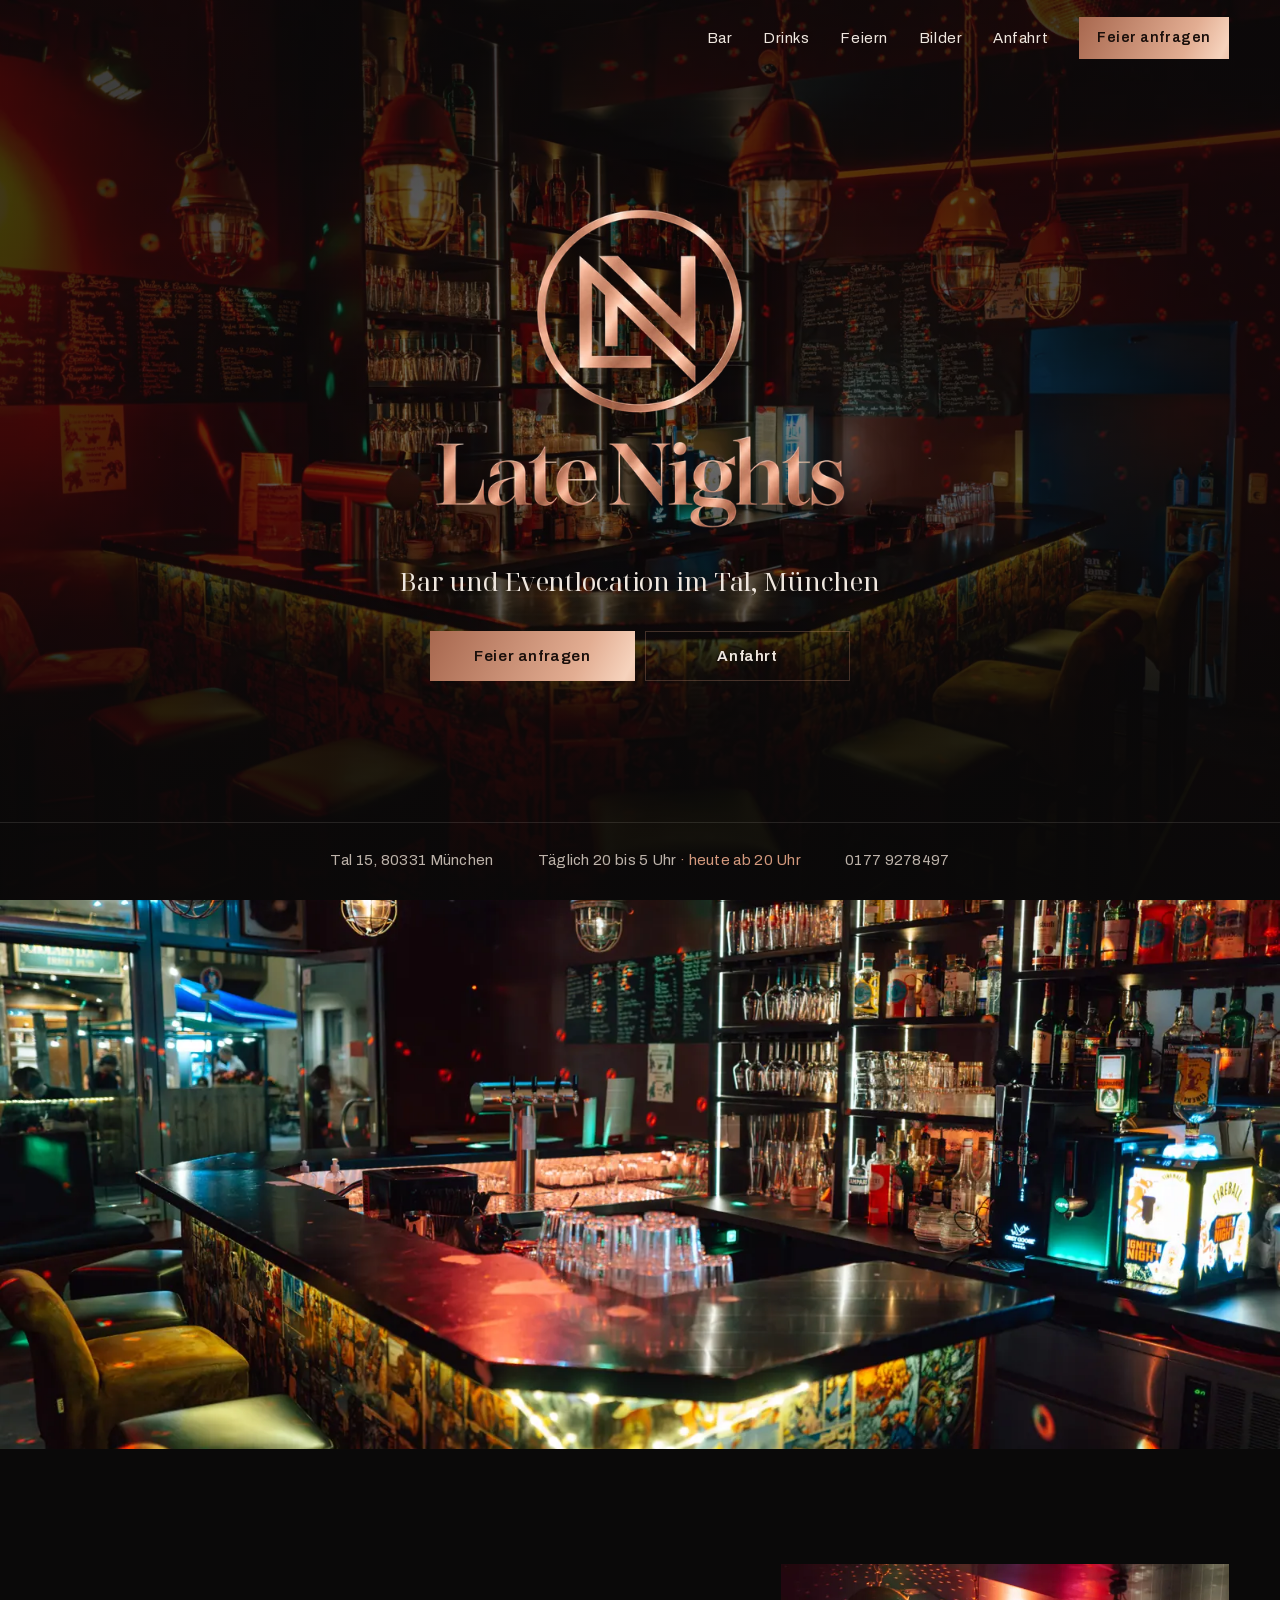
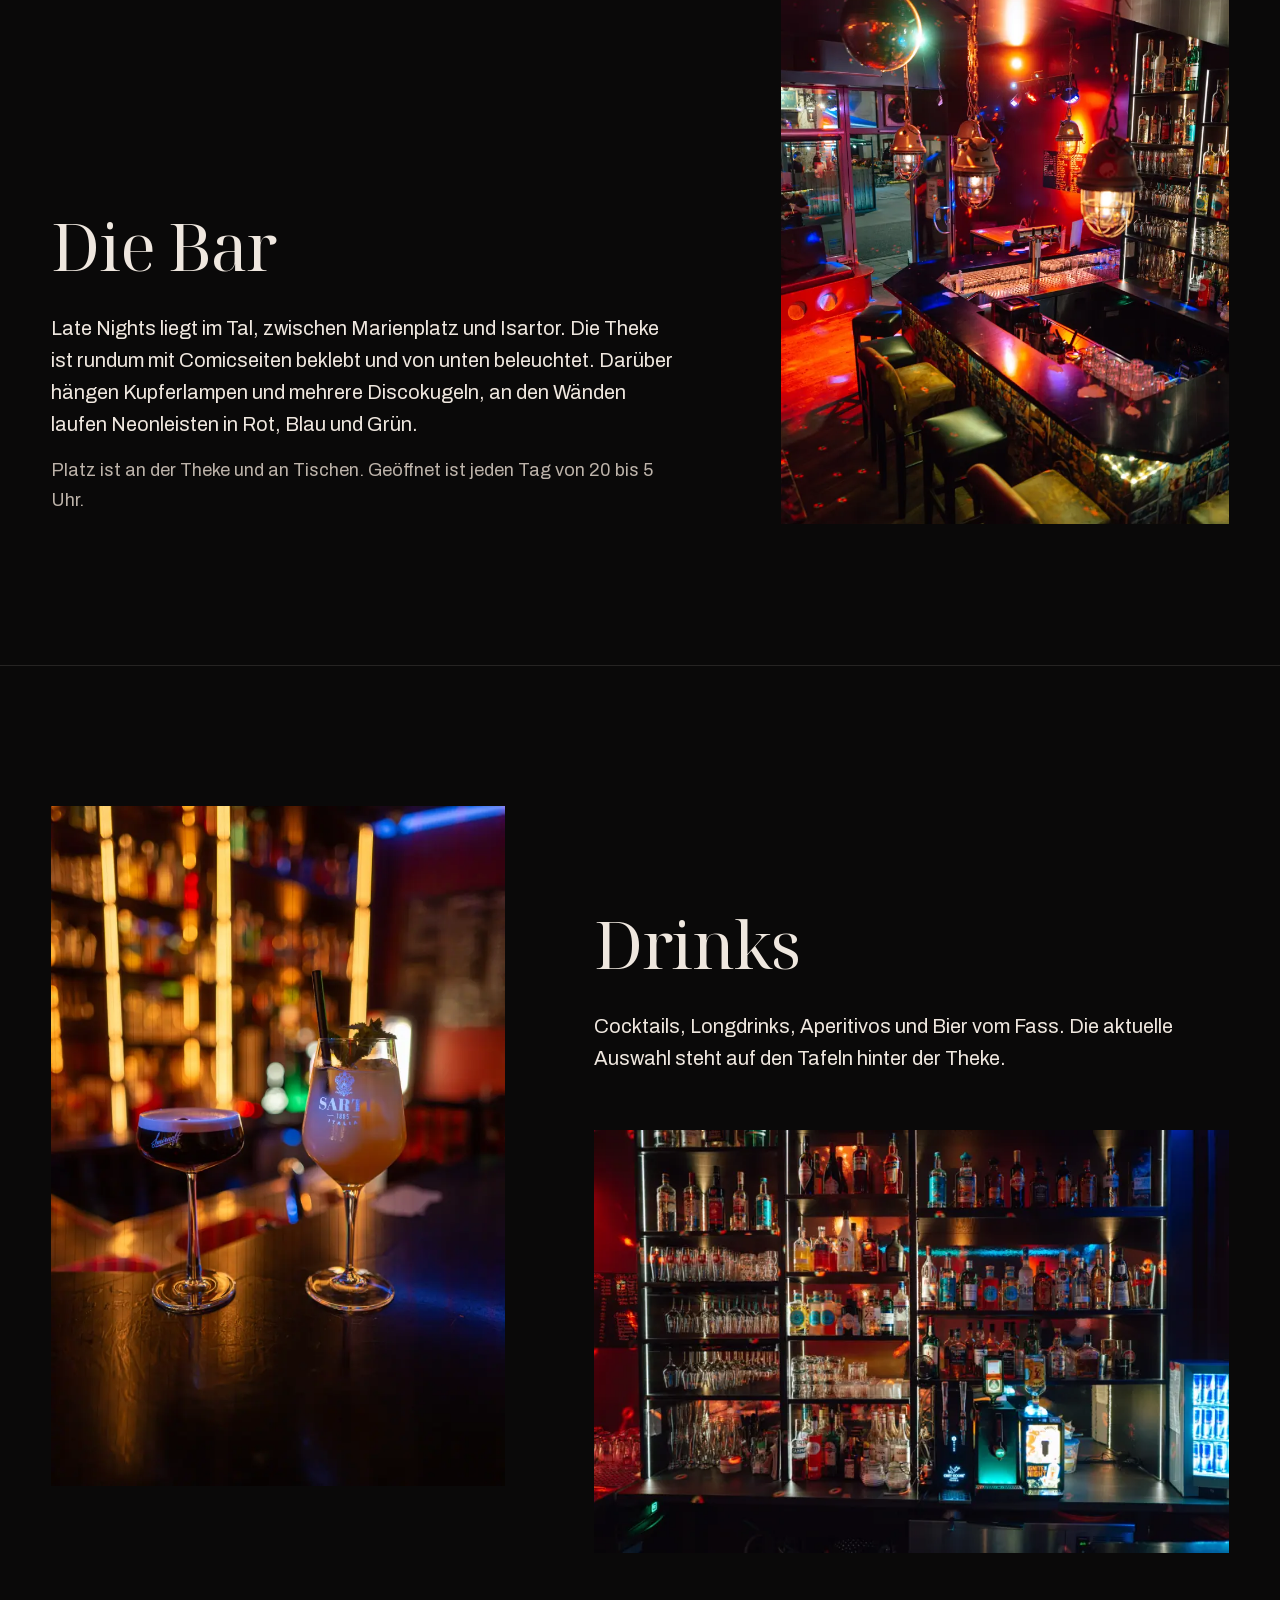
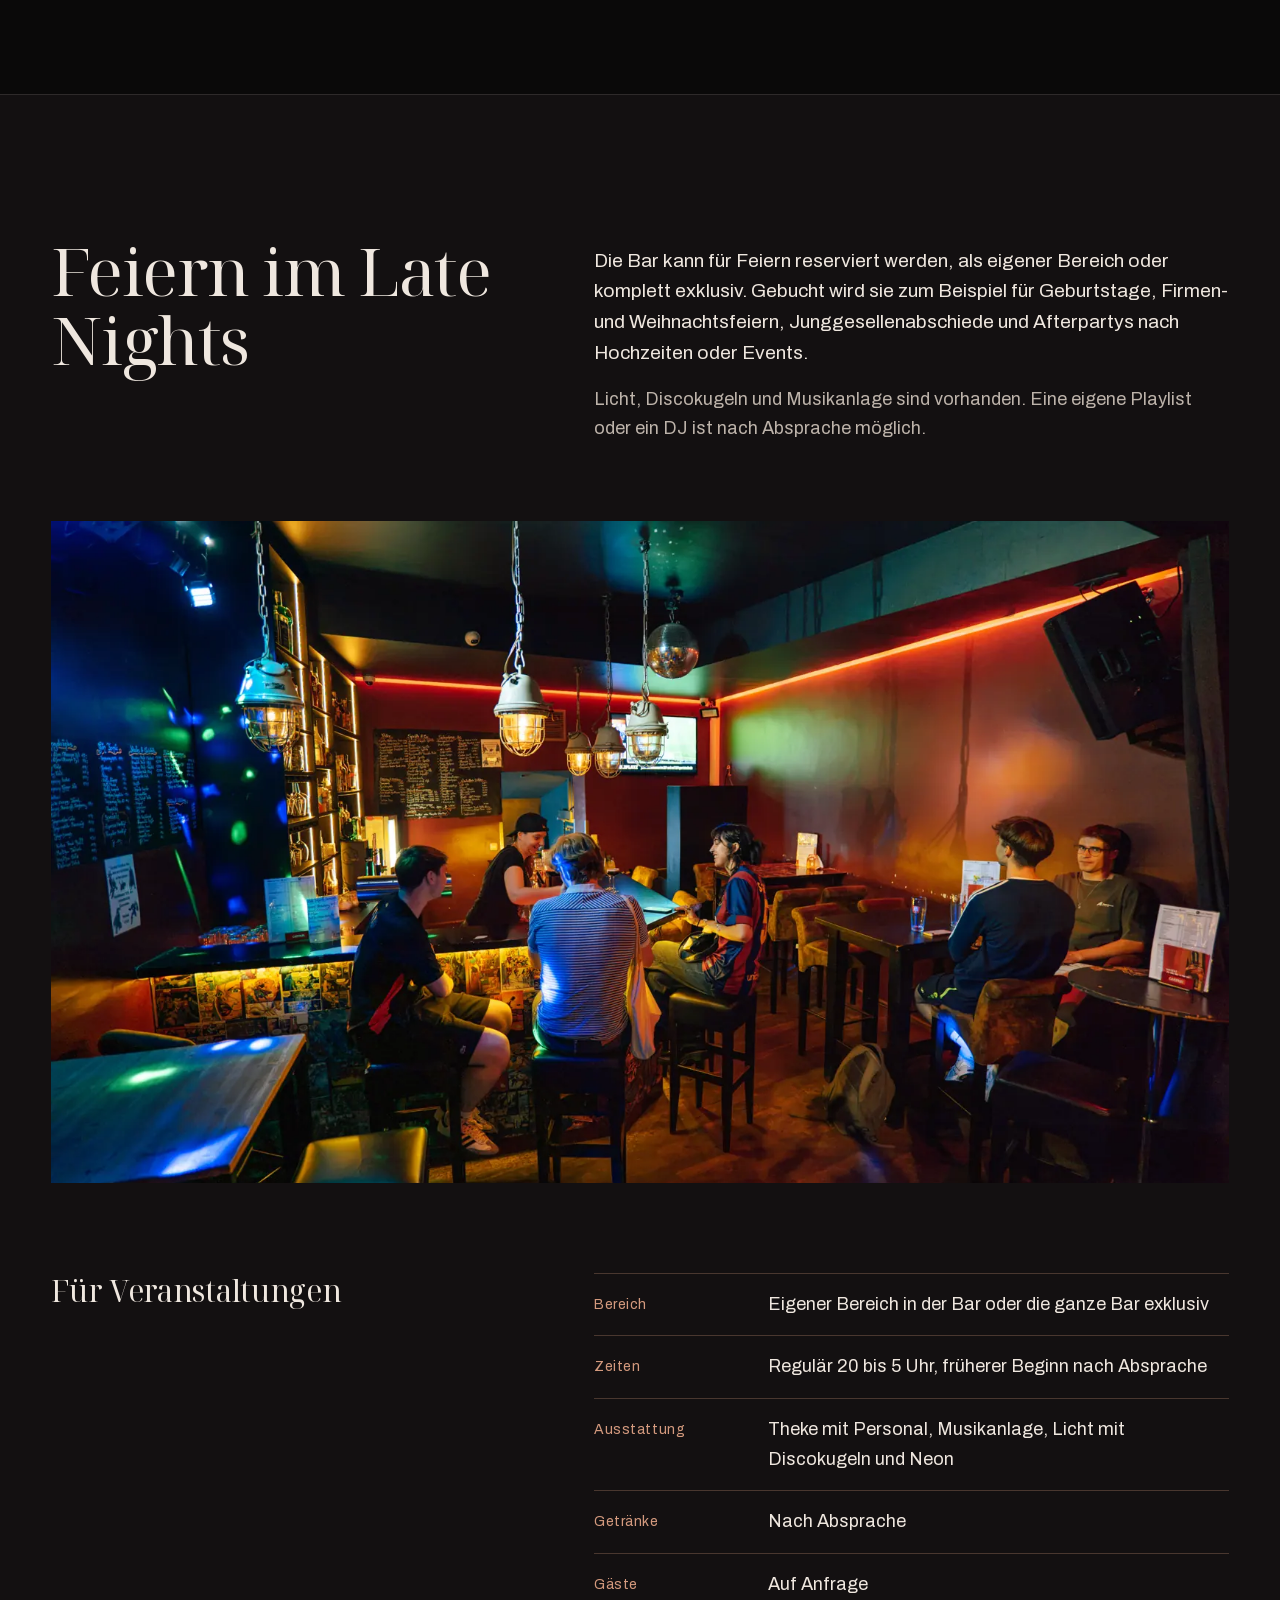
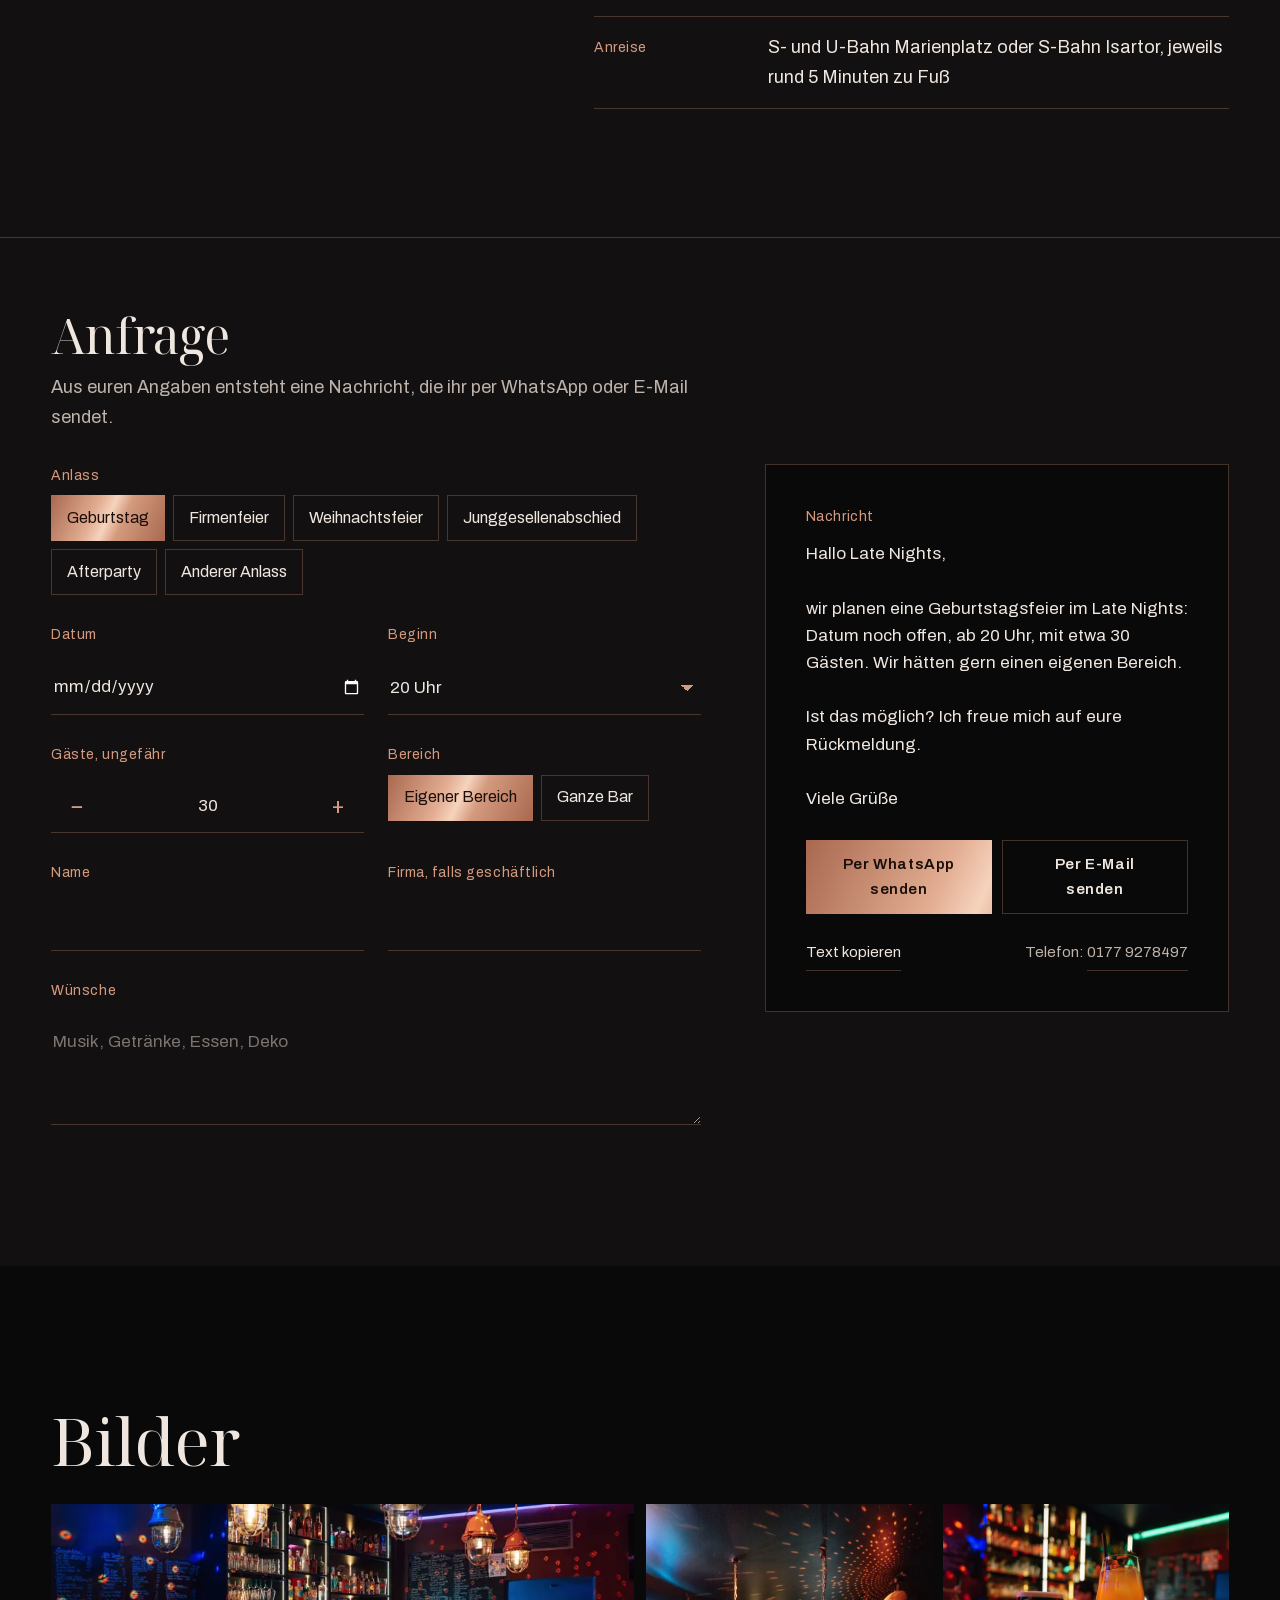
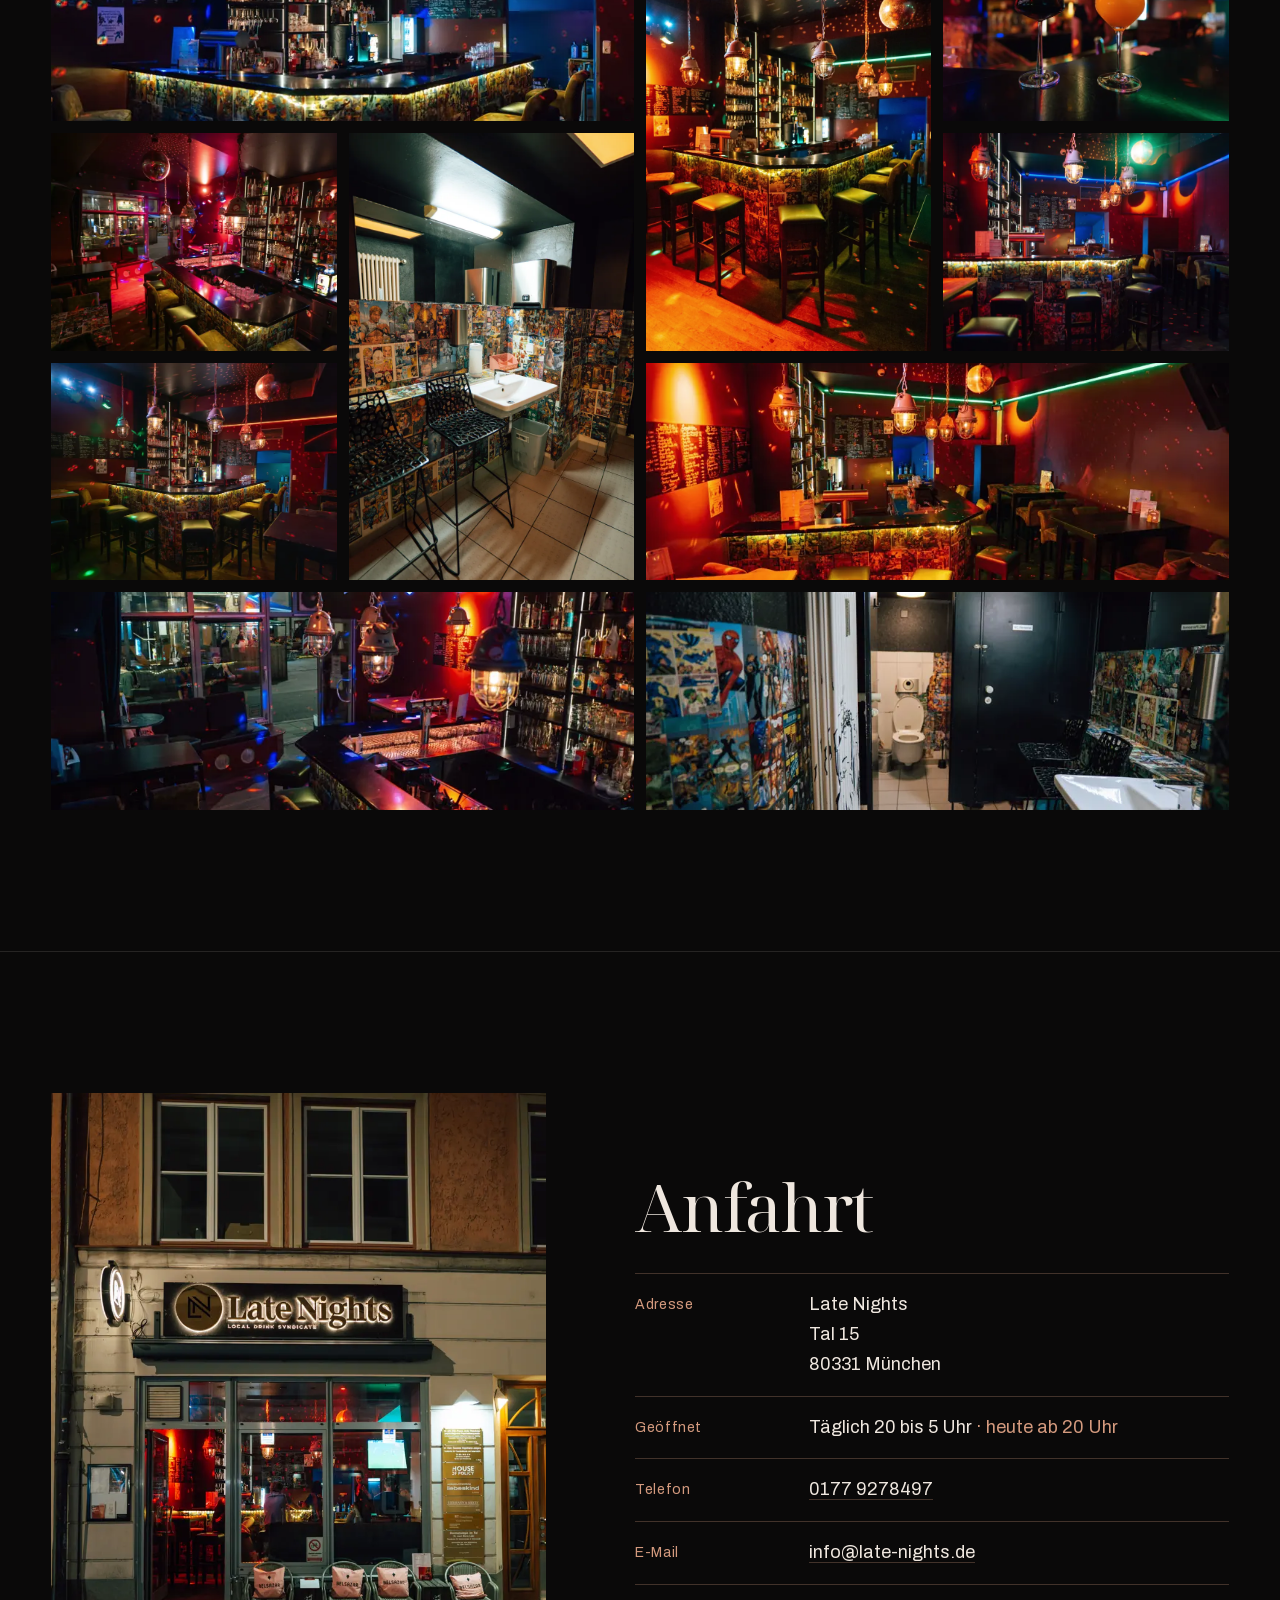
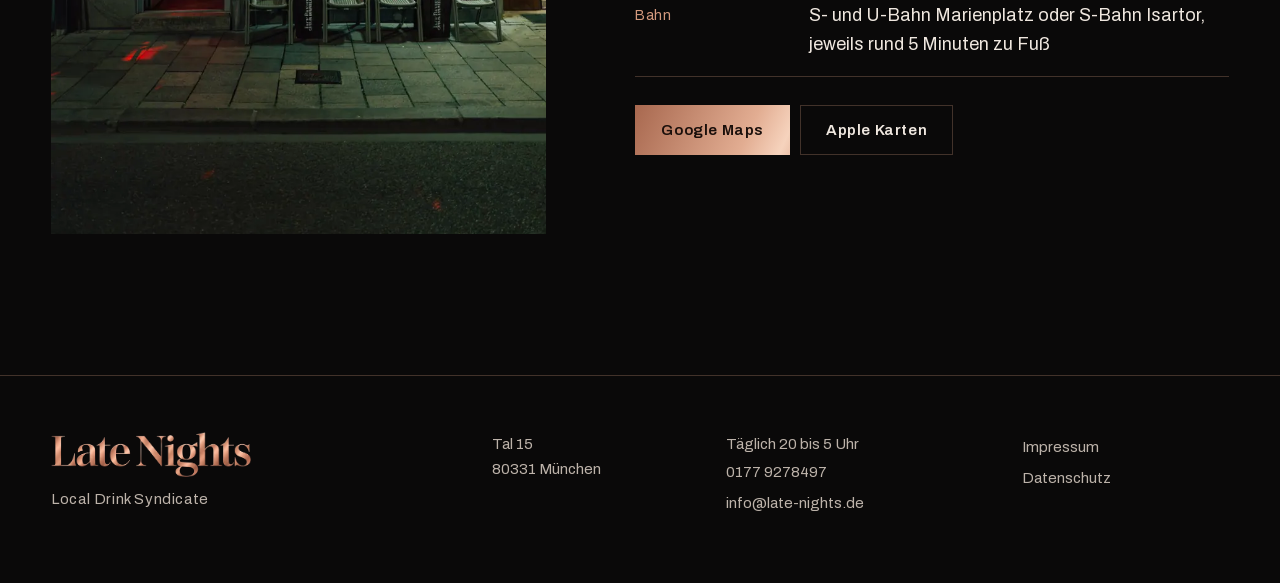
<file: index.html>
<!doctype html>
<html lang="de">
<head>
<meta charset="utf-8">
<meta name="viewport" content="width=device-width, initial-scale=1">
<title>Late Nights | Bar und Eventlocation im Tal, München</title>
<meta name="description" content="Late Nights im Tal 15, München: Bar mit Comic-Theke und Discokugeln, täglich 20 bis 5 Uhr. Für Geburtstage, Firmenfeiern und private Feiern auch exklusiv buchbar.">
<meta name="robots" content="noindex, nofollow">
<meta name="theme-color" content="#0a0909">
<meta property="og:title" content="Late Nights | Bar und Eventlocation im Tal, München">
<meta property="og:description" content="Bar im Tal 15, täglich 20 bis 5 Uhr. Auch für eure Feier.">
<meta property="og:image" content="img/theke-1600.webp">
<link rel="preload" href="fonts/noto-serif-display-normal-300-600-latin.woff2" as="font" type="font/woff2" crossorigin>
<link rel="preload" href="fonts/archivo-normal-300-700-latin.woff2" as="font" type="font/woff2" crossorigin>
<link rel="preload" href="img/logo-voll-klein.webp" as="image">
<link rel="stylesheet" href="fonts/fonts.css">
<link rel="stylesheet" href="css/style.css">
<link rel="icon" type="image/png" href="img/favicon.png">
<link rel="apple-touch-icon" href="img/apple-touch-icon.png">
<script type="application/ld+json">
{
  "@context": "https://schema.org",
  "@type": "BarOrPub",
  "name": "Late Nights",
  "slogan": "Local Drink Syndicate",
  "address": { "@type": "PostalAddress", "streetAddress": "Tal 15", "postalCode": "80331", "addressLocality": "München", "addressCountry": "DE" },
  "geo": { "@type": "GeoCoordinates", "latitude": 48.1363639, "longitude": 11.5796362 },
  "telephone": "+49 177 9278497",
  "email": "info@late-nights.de",
  "logo": "img/logo-voll.webp",
  "openingHours": "Mo-Su 20:00-05:00",
  "image": "img/theke-1600.webp"
}
</script>
</head>
<body>

<header class="kopf" data-kopf>
  <a class="marke" href="#top" aria-label="Late Nights, zum Seitenanfang">
    <img class="marke-bild" src="img/logo-monogramm-klein.webp" width="261" height="258" alt="">
  </a>
  <nav class="navi" id="navi" aria-label="Hauptnavigation">
    <a href="#bar">Bar</a>
    <a href="#drinks">Drinks</a>
    <a href="#events">Feiern</a>
    <a href="#galerie">Bilder</a>
    <a href="#anfahrt">Anfahrt</a>
    <a class="knopf knopf-klein" href="#anfrage">Feier anfragen</a>
  </nav>
  <button class="menue-knopf" type="button" aria-expanded="false" aria-controls="navi" data-menue>
    <span class="menue-text">Menü</span><span class="menue-striche" aria-hidden="true"></span>
  </button>
</header>

<main id="top">

  <!-- Hero -->
  <section class="hero" aria-label="Late Nights, Tal 15">
    <picture class="hero-bild">
      <source media="(max-width: 699px)" srcset="img/discokugeln-hoch-800.webp 800w, img/discokugeln-hoch-1600.webp 1600w" sizes="100vw">
      <img src="img/theke-1600.webp" srcset="img/theke-800.webp 800w, img/theke-1600.webp 1600w, img/theke-2400.webp 2400w" sizes="100vw" alt="Die Theke mit Comic-Collage, Kupferlampen und Discokugeln in rotem Licht" fetchpriority="high">
    </picture>
    <div class="hero-inhalt rahmen">
      <h1 class="hero-logo"><img src="img/logo-voll-klein.webp" srcset="img/logo-voll-klein.webp 520w, img/logo-voll.webp 1040w" sizes="(min-width: 900px) 460px, 70vw" width="520" height="405" alt="Late Nights"></h1>
      <p class="hero-unter">Bar und Eventlocation im Tal, München</p>
      <div class="knopfreihe">
        <a class="knopf" href="#anfrage">Feier anfragen</a>
        <a class="knopf knopf-linie" href="#anfahrt">Anfahrt</a>
      </div>
    </div>
    <div class="hero-leiste rahmen">
      <a href="https://maps.app.goo.gl/JRE1tUL3zbhGaq8K6" target="_blank" rel="noopener">Tal 15, 80331 München</a>
      <span>Täglich 20 bis 5 Uhr <span class="status" data-status></span></span>
      <a href="tel:+491779278497">0177 9278497</a>
    </div>
  </section>

  <!-- Die Bar -->
  <section class="abschnitt bar" id="bar">
    <figure class="bild bar-breit">
      <img src="img/theke-weit-1600.webp" srcset="img/theke-weit-800.webp 800w, img/theke-weit-1600.webp 1600w, img/theke-weit-2400.webp 2400w" sizes="100vw" alt="Die beleuchtete Comic-Theke mit Zapfanlage und Barhockern, im Hintergrund die Fenster zum Tal" loading="lazy">
    </figure>
    <div class="rahmen bar-raster">
      <div class="bar-text">
        <h2 class="titel">Die Bar</h2>
        <p>Late Nights liegt im Tal, zwischen Marienplatz und Isartor. Die Theke ist rundum mit Comicseiten beklebt und von unten beleuchtet. Darüber hängen Kupferlampen und mehrere Discokugeln, an den Wänden laufen Neonleisten in Rot, Blau und Grün.</p>
        <p>Platz ist an der Theke und an Tischen. Geöffnet ist jeden Tag von 20 bis 5 Uhr.</p>
      </div>
      <figure class="bild bar-hoch">
        <img src="img/theke-ecke-hoch-1600.webp" srcset="img/theke-ecke-hoch-800.webp 800w, img/theke-ecke-hoch-1600.webp 1600w" sizes="(min-width: 900px) 34vw, 100vw" alt="Blick über die Theke zum Fenster, Kupferlampen und eine Discokugel" loading="lazy">
      </figure>
    </div>
  </section>

  <!-- Drinks -->
  <section class="abschnitt drinks" id="drinks">
    <div class="rahmen drinks-raster">
      <figure class="bild drinks-bild">
        <img src="img/drinks-hoch-1600.webp" srcset="img/drinks-hoch-800.webp 800w, img/drinks-hoch-1600.webp 1600w" sizes="(min-width: 900px) 40vw, 100vw" alt="Ein Espresso Martini und ein Spritz auf der dunklen Theke, dahinter leuchtende Flaschenregale" loading="lazy">
      </figure>
      <div class="drinks-text">
        <h2 class="titel">Drinks</h2>
        <p>Cocktails, Longdrinks, Aperitivos und Bier vom Fass. Die aktuelle Auswahl steht auf den Tafeln hinter der Theke.</p>
        <figure class="bild drinks-bild-2">
          <img src="img/regal-1600.webp" srcset="img/regal-800.webp 800w, img/regal-1600.webp 1600w" sizes="(min-width: 900px) 46vw, 100vw" alt="Die Flaschenwand hinter der Theke mit Gläsern und beleuchteten Regalen" loading="lazy">
        </figure>
      </div>
    </div>
  </section>

  <!-- Events -->
  <section class="abschnitt events" id="events">
    <div class="rahmen events-kopf">
      <h2 class="titel">Feiern im Late Nights</h2>
      <div class="events-intro">
        <p>Die Bar kann für Feiern reserviert werden, als eigener Bereich oder komplett exklusiv. Gebucht wird sie zum Beispiel für Geburtstage, Firmen- und Weihnachtsfeiern, Junggesellenabschiede und Afterpartys nach Hochzeiten oder Events.</p>
        <p>Licht, Discokugeln und Musikanlage sind vorhanden. Eine eigene Playlist oder ein DJ ist nach Absprache möglich.</p>
      </div>
    </div>

    <figure class="rahmen events-bild">
      <img src="img/gaeste-1600.webp" srcset="img/gaeste-800.webp 800w, img/gaeste-1600.webp 1600w, img/gaeste-2400.webp 2400w" sizes="(min-width: 1400px) 1360px, 100vw" alt="Gäste sitzen an der Theke und an den Tischen, über ihnen Discolicht und Kupferlampen" loading="lazy">
    </figure>

    <div class="rahmen events-fakten">
      <h3 class="untertitel">Für Veranstaltungen</h3>
      <dl class="tabelle">
        <div><dt>Bereich</dt><dd>Eigener Bereich in der Bar oder die ganze Bar exklusiv</dd></div>
        <div><dt>Zeiten</dt><dd>Regulär 20 bis 5 Uhr, früherer Beginn nach Absprache</dd></div>
        <div><dt>Ausstattung</dt><dd>Theke mit Personal, Musikanlage, Licht mit Discokugeln und Neon</dd></div>
        <div><dt>Getränke</dt><dd>Nach Absprache</dd></div>
        <div><dt>Gäste</dt><dd>Auf Anfrage</dd></div>
        <div><dt>Anreise</dt><dd>S- und U-Bahn Marienplatz oder S-Bahn Isartor, jeweils rund 5 Minuten zu Fuß</dd></div>
      </dl>
    </div>

    <!-- Anfrage -->
    <div class="rahmen anfrage" id="anfrage">
      <div class="anfrage-kopf">
        <h3 class="titel titel-mittel">Anfrage</h3>
        <p>Aus euren Angaben entsteht eine Nachricht, die ihr per WhatsApp oder E-Mail sendet.</p>
      </div>
      <form class="planer" data-planer novalidate>
        <fieldset class="feld feld-voll">
          <legend>Anlass</legend>
          <div class="wahl">
            <label><input type="radio" name="anlass" value="Geburtstagsfeier" checked><span>Geburtstag</span></label>
            <label><input type="radio" name="anlass" value="Firmenfeier"><span>Firmenfeier</span></label>
            <label><input type="radio" name="anlass" value="Weihnachtsfeier"><span>Weihnachtsfeier</span></label>
            <label><input type="radio" name="anlass" value="Junggesellenabschied"><span>Junggesellenabschied</span></label>
            <label><input type="radio" name="anlass" value="Afterparty"><span>Afterparty</span></label>
            <label><input type="radio" name="anlass" value="private Feier"><span>Anderer Anlass</span></label>
          </div>
        </fieldset>
        <div class="feld">
          <label for="p-datum">Datum</label>
          <input id="p-datum" type="date" name="datum">
          <p class="feld-hinweis" data-datum-hinweis></p>
        </div>
        <div class="feld">
          <label for="p-beginn">Beginn</label>
          <select id="p-beginn" name="beginn">
            <option>18 Uhr</option><option>19 Uhr</option><option selected>20 Uhr</option><option>21 Uhr</option><option>22 Uhr</option><option>23 Uhr</option><option value="">noch offen</option>
          </select>
        </div>
        <div class="feld">
          <label for="p-gaeste">Gäste, ungefähr</label>
          <div class="zaehler">
            <button type="button" data-schritt="-5" aria-label="5 Gäste weniger">−</button>
            <input id="p-gaeste" type="number" name="gaeste" value="30" min="5" max="500" step="5" inputmode="numeric">
            <button type="button" data-schritt="5" aria-label="5 Gäste mehr">+</button>
          </div>
        </div>
        <fieldset class="feld">
          <legend>Bereich</legend>
          <div class="wahl">
            <label><input type="radio" name="bereich" value="einen eigenen Bereich" checked><span>Eigener Bereich</span></label>
            <label><input type="radio" name="bereich" value="die ganze Bar exklusiv"><span>Ganze Bar</span></label>
          </div>
        </fieldset>
        <div class="feld">
          <label for="p-name">Name</label>
          <input id="p-name" type="text" name="name" autocomplete="name">
        </div>
        <div class="feld">
          <label for="p-firma">Firma, falls geschäftlich</label>
          <input id="p-firma" type="text" name="firma" autocomplete="organization">
        </div>
        <div class="feld feld-voll">
          <label for="p-wuensche">Wünsche</label>
          <textarea id="p-wuensche" name="wuensche" rows="3" placeholder="Musik, Getränke, Essen, Deko"></textarea>
        </div>
      </form>

      <div class="nachricht">
        <p class="nachricht-label">Nachricht</p>
        <p class="nachricht-text" data-nachricht></p>
        <div class="knopfreihe">
          <a class="knopf" data-whatsapp href="https://wa.me/491779278497" target="_blank" rel="noopener">Per WhatsApp senden</a>
          <a class="knopf knopf-linie" data-mail href="mailto:info@late-nights.de">Per E-Mail senden</a>
        </div>
        <p class="nachricht-fuss"><button class="text-knopf" type="button" data-kopieren>Text kopieren</button><span>Telefon: <a href="tel:+491779278497">0177 9278497</a></span></p>
      </div>
    </div>
  </section>

  <!-- Galerie -->
  <section class="abschnitt galerie" id="galerie">
    <div class="rahmen">
      <h2 class="titel">Bilder</h2>
    </div>
    <div class="rahmen bilderwand" data-galerie>
      <a class="kachel k-breit" href="img/theke-blau-2400.webp"><img src="img/theke-blau-800.webp" srcset="img/theke-blau-800.webp 800w, img/theke-blau-1600.webp 1600w" sizes="(min-width: 900px) 50vw, 100vw" alt="Die Theke in blauem und rotem Licht mit Barhockern" loading="lazy"></a>
      <a class="kachel k-hoch" href="img/discokugeln-hoch-2400.webp"><img src="img/discokugeln-hoch-800.webp" srcset="img/discokugeln-hoch-800.webp 800w, img/discokugeln-hoch-1600.webp 1600w" sizes="(min-width: 900px) 25vw, 50vw" alt="Discokugeln und Kupferlampen über der Theke" loading="lazy"></a>
      <a class="kachel" href="img/drinks-2-2400.webp"><img src="img/drinks-2-800.webp" srcset="img/drinks-2-800.webp 800w, img/drinks-2-1600.webp 1600w" sizes="(min-width: 900px) 25vw, 50vw" alt="Zwei Drinks auf der Theke vor bunten Lichtern" loading="lazy"></a>
      <a class="kachel" href="img/theke-fenster-2400.webp"><img src="img/theke-fenster-800.webp" srcset="img/theke-fenster-800.webp 800w, img/theke-fenster-1600.webp 1600w" sizes="(min-width: 900px) 25vw, 50vw" alt="Blick von der Theke zu den Fenstern zum Tal" loading="lazy"></a>
      <a class="kachel k-hoch" href="img/wc-2400.webp"><img src="img/wc-800.webp" srcset="img/wc-800.webp 800w, img/wc-1600.webp 1600w" sizes="(min-width: 900px) 25vw, 50vw" alt="Die Toilette mit Comicseiten an den Wänden" loading="lazy"></a>
      <a class="kachel k-breit" href="img/raum-2400.webp"><img src="img/raum-800.webp" srcset="img/raum-800.webp 800w, img/raum-1600.webp 1600w" sizes="(min-width: 900px) 50vw, 100vw" alt="Der Raum mit Tischen, roter Wand und Neonleiste" loading="lazy"></a>
      <a class="kachel" href="img/rote-wand-2400.webp"><img src="img/rote-wand-800.webp" srcset="img/rote-wand-800.webp 800w, img/rote-wand-1600.webp 1600w" sizes="(min-width: 900px) 25vw, 50vw" alt="Rote Wand mit runden Leuchten und blauer Neonleiste" loading="lazy"></a>
      <a class="kachel" href="img/theke-gruen-2400.webp"><img src="img/theke-gruen-800.webp" srcset="img/theke-gruen-800.webp 800w, img/theke-gruen-1600.webp 1600w" sizes="(min-width: 900px) 25vw, 50vw" alt="Die Theke mit grünen Lichtpunkten an der Decke" loading="lazy"></a>
      <a class="kachel k-breit" href="img/fenster-2400.webp"><img src="img/fenster-800.webp" srcset="img/fenster-800.webp 800w, img/fenster-1600.webp 1600w" sizes="(min-width: 900px) 50vw, 100vw" alt="Die Theke mit Kupferlampen vor den großen Fenstern" loading="lazy"></a>
      <a class="kachel k-breit" href="img/wc-2-2400.webp"><img src="img/wc-2-800.webp" srcset="img/wc-2-800.webp 800w, img/wc-2-1600.webp 1600w" sizes="(min-width: 900px) 50vw, 100vw" alt="Waschbecken vor einer Wand voller Comics" loading="lazy"></a>
    </div>
    <p class="rahmen galerie-hinweis">Zum Weiterblättern wischen, zum Vergrößern antippen.</p>
  </section>

  <!-- Anfahrt -->
  <section class="abschnitt anfahrt" id="anfahrt">
    <div class="rahmen anfahrt-raster">
      <figure class="bild anfahrt-bild">
        <img src="img/fassade-hoch-1600.webp" srcset="img/fassade-hoch-800.webp 800w, img/fassade-hoch-1600.webp 1600w" sizes="(min-width: 900px) 40vw, 100vw" alt="Das leuchtende Schild von Late Nights über dem Eingang im Tal 15" loading="lazy">
      </figure>
      <div class="anfahrt-text">
        <h2 class="titel">Anfahrt</h2>
        <dl class="tabelle">
          <div><dt>Adresse</dt><dd>Late Nights<br>Tal 15<br>80331 München</dd></div>
          <div><dt>Geöffnet</dt><dd>Täglich 20 bis 5 Uhr <span class="status" data-status></span></dd></div>
          <div><dt>Telefon</dt><dd><a href="tel:+491779278497">0177 9278497</a></dd></div>
          <div><dt>E-Mail</dt><dd><a href="mailto:info@late-nights.de">info@late-nights.de</a></dd></div>
          <div><dt>Bahn</dt><dd>S- und U-Bahn Marienplatz oder S-Bahn Isartor, jeweils rund 5 Minuten zu Fuß</dd></div>
        </dl>
        <div class="knopfreihe">
          <a class="knopf" href="https://maps.app.goo.gl/JRE1tUL3zbhGaq8K6" target="_blank" rel="noopener">Google Maps</a>
          <a class="knopf knopf-linie" href="https://maps.apple.com/?q=Late%20Nights&amp;address=Tal%2015,%2080331%20M%C3%BCnchen&amp;ll=48.1363639,11.5796362" target="_blank" rel="noopener">Apple Karten</a>
        </div>
      </div>
    </div>
  </section>

</main>

<footer class="fuss">
  <div class="rahmen fuss-raster">
    <div class="fuss-marke">
      <img src="img/logo-schrift-klein.webp" width="520" height="118" alt="Late Nights" loading="lazy">
      <p>Local Drink Syndicate</p>
    </div>
    <p>Tal 15<br>80331 München</p>
    <p>Täglich 20 bis 5 Uhr<br><a href="tel:+491779278497">0177 9278497</a><br><a href="mailto:info@late-nights.de">info@late-nights.de</a></p>
    <p><a href="impressum.html">Impressum</a><br><a href="datenschutz.html">Datenschutz</a></p>
  </div>
</footer>

<dialog class="leuchtkasten" data-leuchtkasten aria-label="Bildansicht">
  <img alt="" data-lk-bild>
  <p class="lk-text" data-lk-text></p>
  <button type="button" class="lk-zu" data-lk-zu aria-label="Schließen">Schließen</button>
  <button type="button" class="lk-pfeil lk-zurueck" data-lk-zurueck aria-label="Vorheriges Bild">←</button>
  <button type="button" class="lk-pfeil lk-vor" data-lk-vor aria-label="Nächstes Bild">→</button>
</dialog>

<script src="js/main.js"></script>
</body>
</html>
</file>
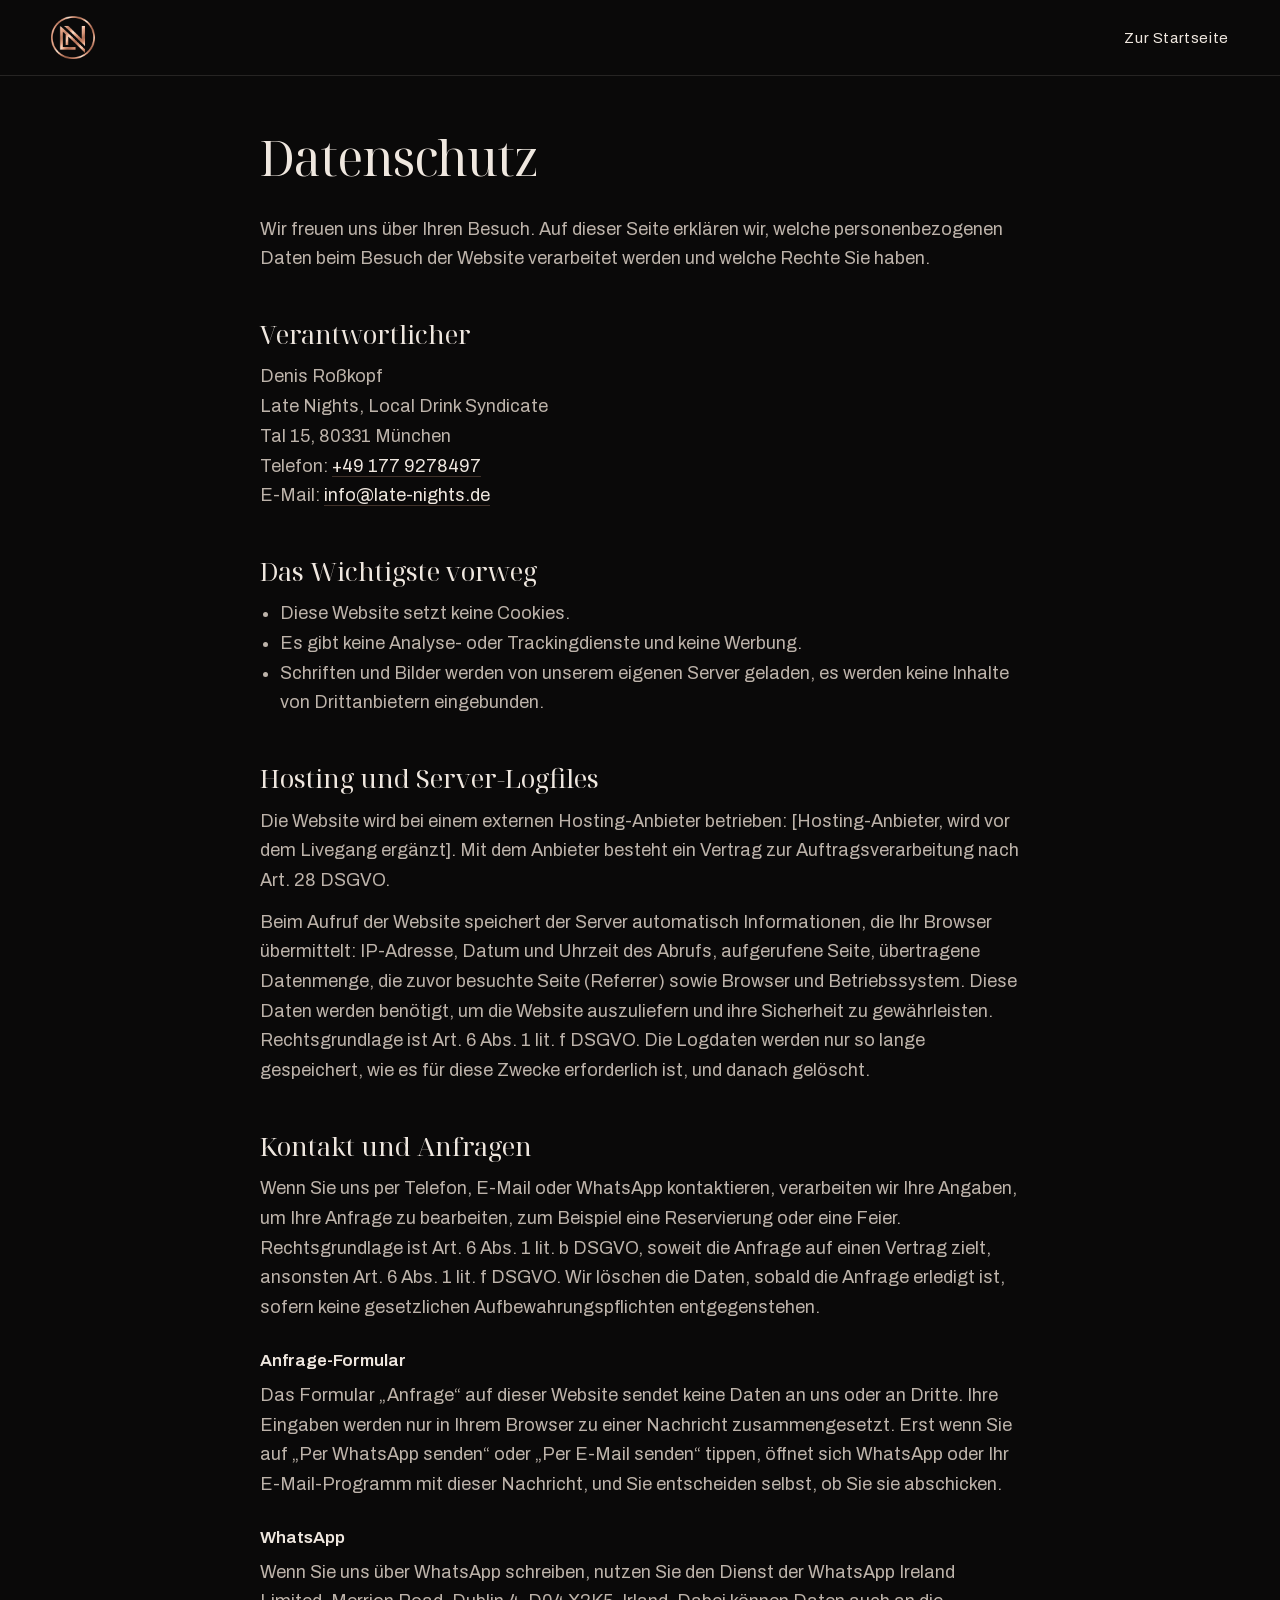
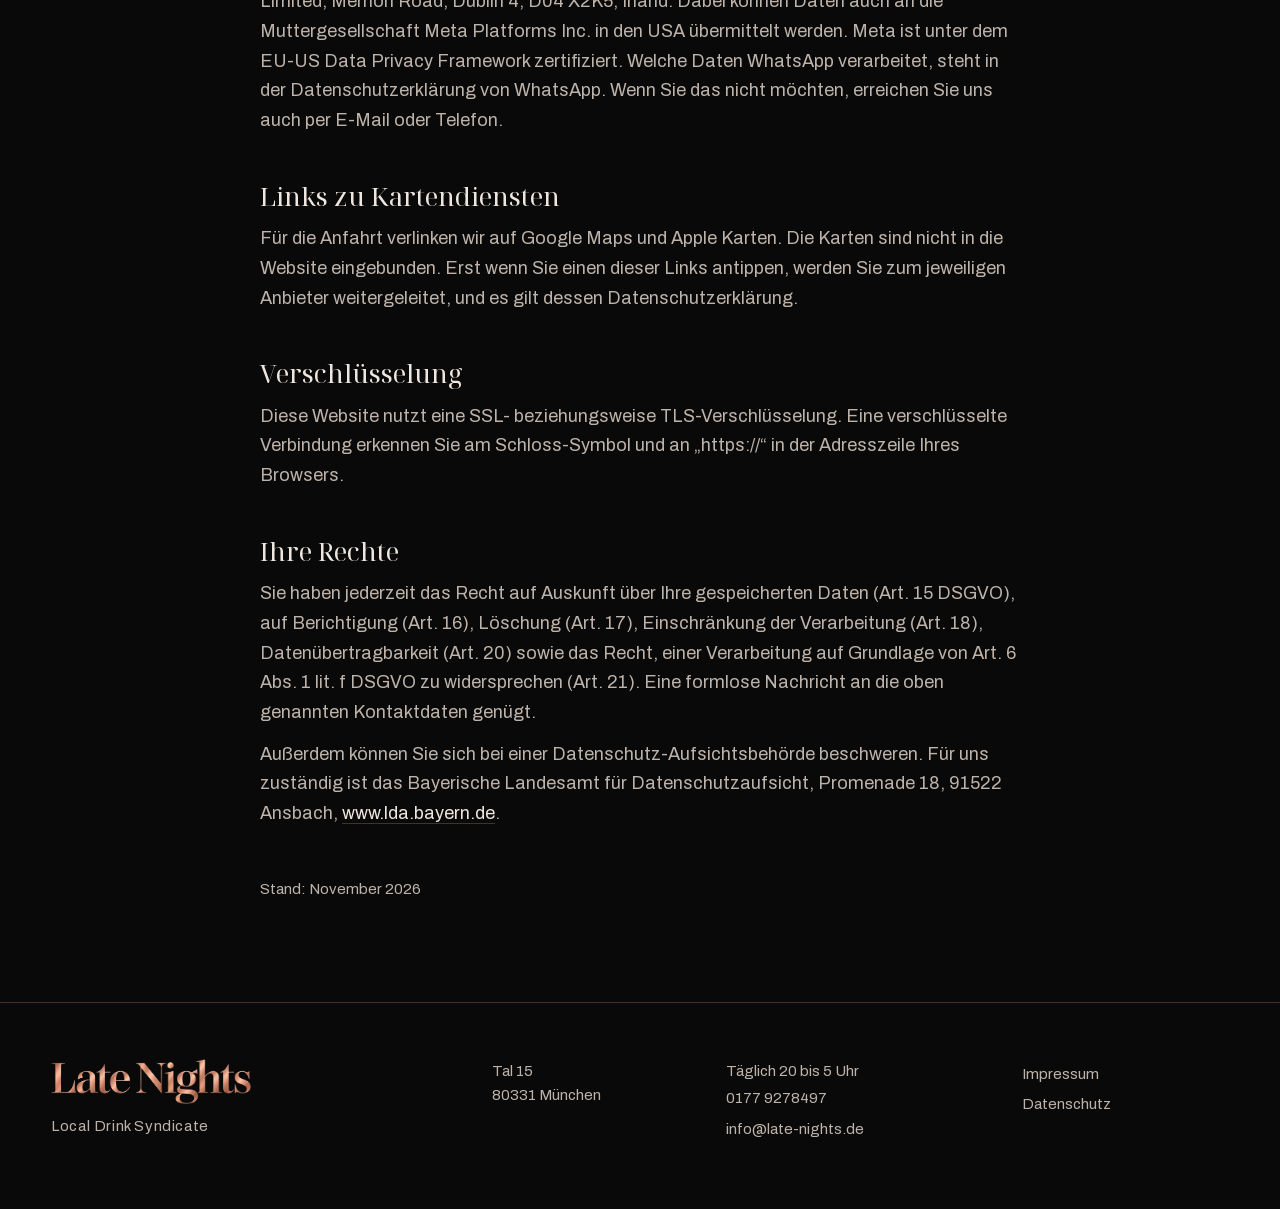
<file: datenschutz.html>
<!doctype html>
<html lang="de">
<head>
<meta charset="utf-8">
<meta name="viewport" content="width=device-width, initial-scale=1">
<title>Datenschutz | Late Nights München</title>
<meta name="robots" content="noindex, nofollow">
<meta name="theme-color" content="#0a0909">
<link rel="icon" type="image/png" href="img/favicon.png">
<link rel="apple-touch-icon" href="img/apple-touch-icon.png">
<link rel="stylesheet" href="fonts/fonts.css">
<link rel="stylesheet" href="css/style.css">
</head>
<body>
<header class="kopf kopf-einfach ist-dunkel">
  <a class="marke" href="index.html" aria-label="Late Nights, zur Startseite"><img class="marke-bild" src="img/logo-monogramm-klein.webp" width="261" height="258" alt=""></a>
  <nav class="navi navi-einfach" aria-label="Hauptnavigation"><a href="index.html">Zur Startseite</a></nav>
</header>
<main class="rahmen rechtstext">
  <h1 class="titel titel-mittel">Datenschutz</h1>
  <p>Wir freuen uns über Ihren Besuch. Auf dieser Seite erklären wir, welche personenbezogenen Daten beim Besuch der Website verarbeitet werden und welche Rechte Sie haben.</p>

  <h2>Verantwortlicher</h2>
  <p>Denis Roßkopf<br>Late Nights, Local Drink Syndicate<br>Tal 15, 80331 München<br>Telefon: <a href="tel:+491779278497">+49 177 9278497</a><br>E-Mail: <a href="mailto:info@late-nights.de">info@late-nights.de</a></p>

  <h2>Das Wichtigste vorweg</h2>
  <ul>
    <li>Diese Website setzt keine Cookies.</li>
    <li>Es gibt keine Analyse- oder Trackingdienste und keine Werbung.</li>
    <li>Schriften und Bilder werden von unserem eigenen Server geladen, es werden keine Inhalte von Drittanbietern eingebunden.</li>
  </ul>

  <h2>Hosting und Server-Logfiles</h2>
  <p>Die Website wird bei einem externen Hosting-Anbieter betrieben: [Hosting-Anbieter, wird vor dem Livegang ergänzt]. Mit dem Anbieter besteht ein Vertrag zur Auftragsverarbeitung nach Art. 28 DSGVO.</p>
  <p>Beim Aufruf der Website speichert der Server automatisch Informationen, die Ihr Browser übermittelt: IP-Adresse, Datum und Uhrzeit des Abrufs, aufgerufene Seite, übertragene Datenmenge, die zuvor besuchte Seite (Referrer) sowie Browser und Betriebssystem. Diese Daten werden benötigt, um die Website auszuliefern und ihre Sicherheit zu gewährleisten. Rechtsgrundlage ist Art. 6 Abs. 1 lit. f DSGVO. Die Logdaten werden nur so lange gespeichert, wie es für diese Zwecke erforderlich ist, und danach gelöscht.</p>

  <h2>Kontakt und Anfragen</h2>
  <p>Wenn Sie uns per Telefon, E-Mail oder WhatsApp kontaktieren, verarbeiten wir Ihre Angaben, um Ihre Anfrage zu bearbeiten, zum Beispiel eine Reservierung oder eine Feier. Rechtsgrundlage ist Art. 6 Abs. 1 lit. b DSGVO, soweit die Anfrage auf einen Vertrag zielt, ansonsten Art. 6 Abs. 1 lit. f DSGVO. Wir löschen die Daten, sobald die Anfrage erledigt ist, sofern keine gesetzlichen Aufbewahrungspflichten entgegenstehen.</p>
  <h3>Anfrage-Formular</h3>
  <p>Das Formular „Anfrage“ auf dieser Website sendet keine Daten an uns oder an Dritte. Ihre Eingaben werden nur in Ihrem Browser zu einer Nachricht zusammengesetzt. Erst wenn Sie auf „Per WhatsApp senden“ oder „Per E-Mail senden“ tippen, öffnet sich WhatsApp oder Ihr E-Mail-Programm mit dieser Nachricht, und Sie entscheiden selbst, ob Sie sie abschicken.</p>
  <h3>WhatsApp</h3>
  <p>Wenn Sie uns über WhatsApp schreiben, nutzen Sie den Dienst der WhatsApp Ireland Limited, Merrion Road, Dublin 4, D04 X2K5, Irland. Dabei können Daten auch an die Muttergesellschaft Meta Platforms Inc. in den USA übermittelt werden. Meta ist unter dem EU-US Data Privacy Framework zertifiziert. Welche Daten WhatsApp verarbeitet, steht in der Datenschutzerklärung von WhatsApp. Wenn Sie das nicht möchten, erreichen Sie uns auch per E-Mail oder Telefon.</p>

  <h2>Links zu Kartendiensten</h2>
  <p>Für die Anfahrt verlinken wir auf Google Maps und Apple Karten. Die Karten sind nicht in die Website eingebunden. Erst wenn Sie einen dieser Links antippen, werden Sie zum jeweiligen Anbieter weitergeleitet, und es gilt dessen Datenschutzerklärung.</p>

  <h2>Verschlüsselung</h2>
  <p>Diese Website nutzt eine SSL- beziehungsweise TLS-Verschlüsselung. Eine verschlüsselte Verbindung erkennen Sie am Schloss-Symbol und an „https://“ in der Adresszeile Ihres Browsers.</p>

  <h2>Ihre Rechte</h2>
  <p>Sie haben jederzeit das Recht auf Auskunft über Ihre gespeicherten Daten (Art. 15 DSGVO), auf Berichtigung (Art. 16), Löschung (Art. 17), Einschränkung der Verarbeitung (Art. 18), Datenübertragbarkeit (Art. 20) sowie das Recht, einer Verarbeitung auf Grundlage von Art. 6 Abs. 1 lit. f DSGVO zu widersprechen (Art. 21). Eine formlose Nachricht an die oben genannten Kontaktdaten genügt.</p>
  <p>Außerdem können Sie sich bei einer Datenschutz-Aufsichtsbehörde beschweren. Für uns zuständig ist das Bayerische Landesamt für Datenschutzaufsicht, Promenade 18, 91522 Ansbach, <a href="https://www.lda.bayern.de" target="_blank" rel="noopener">www.lda.bayern.de</a>.</p>

  <p class="stand">Stand: November 2026</p>
</main>
<footer class="fuss">
  <div class="rahmen fuss-raster">
    <div class="fuss-marke">
      <img src="img/logo-schrift-klein.webp" width="520" height="118" alt="Late Nights" loading="lazy">
      <p>Local Drink Syndicate</p>
    </div>
    <p>Tal 15<br>80331 München</p>
    <p>Täglich 20 bis 5 Uhr<br><a href="tel:+491779278497">0177 9278497</a><br><a href="mailto:info@late-nights.de">info@late-nights.de</a></p>
    <p><a href="impressum.html">Impressum</a><br><a href="datenschutz.html">Datenschutz</a></p>
  </div>
</footer>
</body>
</html>
</file>
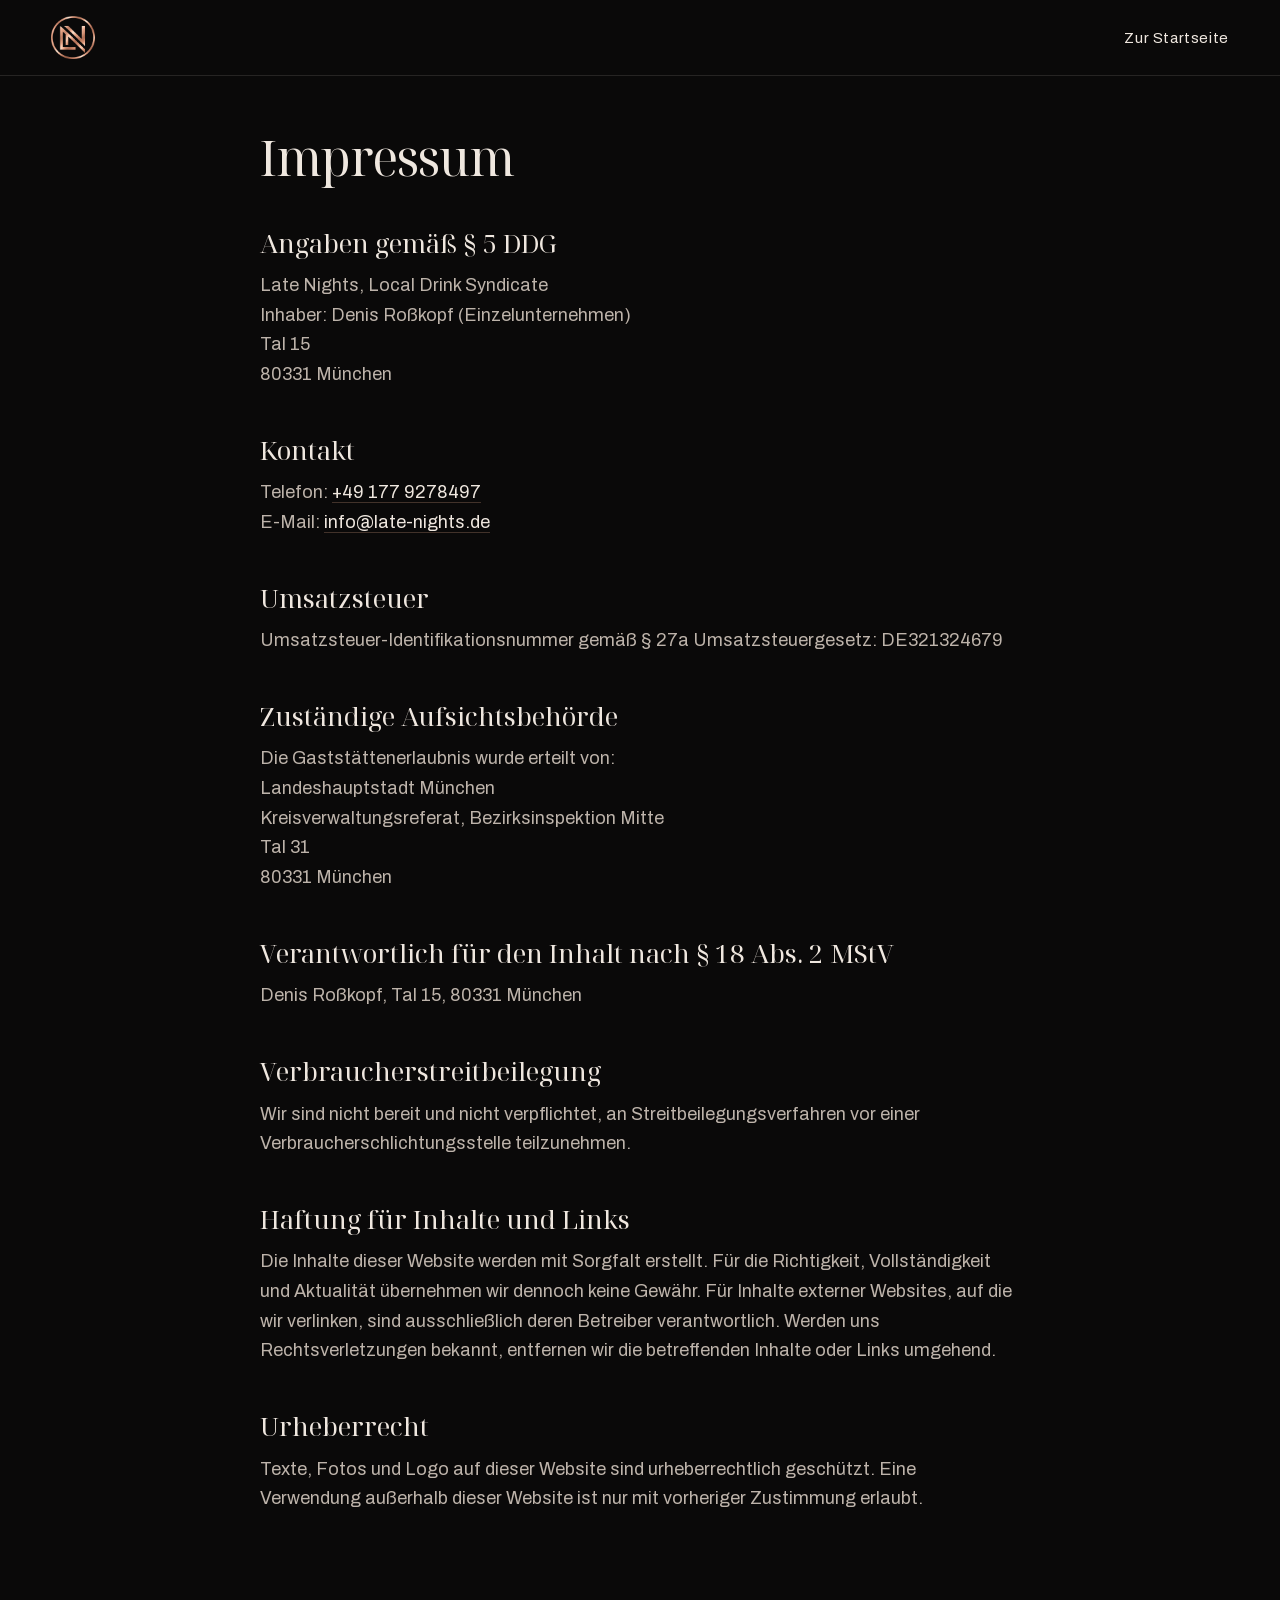
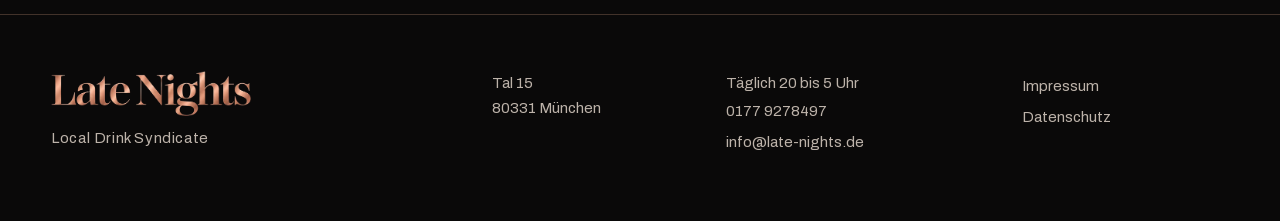
<file: impressum.html>
<!doctype html>
<html lang="de">
<head>
<meta charset="utf-8">
<meta name="viewport" content="width=device-width, initial-scale=1">
<title>Impressum | Late Nights München</title>
<meta name="robots" content="noindex, nofollow">
<meta name="theme-color" content="#0a0909">
<link rel="icon" type="image/png" href="img/favicon.png">
<link rel="apple-touch-icon" href="img/apple-touch-icon.png">
<link rel="stylesheet" href="fonts/fonts.css">
<link rel="stylesheet" href="css/style.css">
</head>
<body>
<header class="kopf kopf-einfach ist-dunkel">
  <a class="marke" href="index.html" aria-label="Late Nights, zur Startseite"><img class="marke-bild" src="img/logo-monogramm-klein.webp" width="261" height="258" alt=""></a>
  <nav class="navi navi-einfach" aria-label="Hauptnavigation"><a href="index.html">Zur Startseite</a></nav>
</header>
<main class="rahmen rechtstext">
  <h1 class="titel titel-mittel">Impressum</h1>
  <h2>Angaben gemäß § 5 DDG</h2>
  <p>Late Nights, Local Drink Syndicate<br>Inhaber: Denis Roßkopf (Einzelunternehmen)<br>Tal 15<br>80331 München</p>

  <h2>Kontakt</h2>
  <p>Telefon: <a href="tel:+491779278497">+49 177 9278497</a><br>E-Mail: <a href="mailto:info@late-nights.de">info@late-nights.de</a></p>

  <h2>Umsatzsteuer</h2>
  <p>Umsatzsteuer-Identifikationsnummer gemäß § 27a Umsatzsteuergesetz: DE321324679</p>

  <h2>Zuständige Aufsichtsbehörde</h2>
  <p>Die Gaststättenerlaubnis wurde erteilt von:<br>Landeshauptstadt München<br>Kreisverwaltungsreferat, Bezirksinspektion Mitte<br>Tal 31<br>80331 München</p>

  <h2>Verantwortlich für den Inhalt nach § 18 Abs. 2 MStV</h2>
  <p>Denis Roßkopf, Tal 15, 80331 München</p>

  <h2>Verbraucherstreitbeilegung</h2>
  <p>Wir sind nicht bereit und nicht verpflichtet, an Streitbeilegungsverfahren vor einer Verbraucherschlichtungsstelle teilzunehmen.</p>

  <h2>Haftung für Inhalte und Links</h2>
  <p>Die Inhalte dieser Website werden mit Sorgfalt erstellt. Für die Richtigkeit, Vollständigkeit und Aktualität übernehmen wir dennoch keine Gewähr. Für Inhalte externer Websites, auf die wir verlinken, sind ausschließlich deren Betreiber verantwortlich. Werden uns Rechtsverletzungen bekannt, entfernen wir die betreffenden Inhalte oder Links umgehend.</p>

  <h2>Urheberrecht</h2>
  <p>Texte, Fotos und Logo auf dieser Website sind urheberrechtlich geschützt. Eine Verwendung außerhalb dieser Website ist nur mit vorheriger Zustimmung erlaubt.</p>
</main>
<footer class="fuss">
  <div class="rahmen fuss-raster">
    <div class="fuss-marke">
      <img src="img/logo-schrift-klein.webp" width="520" height="118" alt="Late Nights" loading="lazy">
      <p>Local Drink Syndicate</p>
    </div>
    <p>Tal 15<br>80331 München</p>
    <p>Täglich 20 bis 5 Uhr<br><a href="tel:+491779278497">0177 9278497</a><br><a href="mailto:info@late-nights.de">info@late-nights.de</a></p>
    <p><a href="impressum.html">Impressum</a><br><a href="datenschutz.html">Datenschutz</a></p>
  </div>
</footer>
</body>
</html>
</file>
<file: fonts/fonts.css>
/* Archivo normal 300-700 latin-ext */
@font-face {
  font-family: 'Archivo';
  font-style: normal;
  font-weight: 300 700;
  font-stretch: 100%;
  font-display: swap;
  src: url(archivo-normal-300-700-latin-ext.woff2) format('woff2');
  unicode-range: U+0100-02BA, U+02BD-02C5, U+02C7-02CC, U+02CE-02D7, U+02DD-02FF, U+0304, U+0308, U+0329, U+1D00-1DBF, U+1E00-1E9F, U+1EF2-1EFF, U+2020, U+20A0-20AB, U+20AD-20C4, U+2113, U+2C60-2C7F, U+A720-A7FF;
}
/* Archivo normal 300-700 latin */
@font-face {
  font-family: 'Archivo';
  font-style: normal;
  font-weight: 300 700;
  font-stretch: 100%;
  font-display: swap;
  src: url(archivo-normal-300-700-latin.woff2) format('woff2');
  unicode-range: U+0000-00FF, U+0131, U+0152-0153, U+02BB-02BC, U+02C6, U+02DA, U+02DC, U+0304, U+0308, U+0329, U+2000-206F, U+20AC, U+2122, U+2191, U+2193, U+2212, U+2215, U+FEFF, U+FFFD;
}
/* Noto Serif Display normal 300-600 latin-ext */
@font-face {
  font-family: 'Noto Serif Display';
  font-style: normal;
  font-weight: 300 600;
  font-stretch: 100%;
  font-display: swap;
  src: url(noto-serif-display-normal-300-600-latin-ext.woff2) format('woff2');
  unicode-range: U+0100-02BA, U+02BD-02C5, U+02C7-02CC, U+02CE-02D7, U+02DD-02FF, U+0304, U+0308, U+0329, U+1D00-1DBF, U+1E00-1E9F, U+1EF2-1EFF, U+2020, U+20A0-20AB, U+20AD-20C4, U+2113, U+2C60-2C7F, U+A720-A7FF;
}
/* Noto Serif Display normal 300-600 latin */
@font-face {
  font-family: 'Noto Serif Display';
  font-style: normal;
  font-weight: 300 600;
  font-stretch: 100%;
  font-display: swap;
  src: url(noto-serif-display-normal-300-600-latin.woff2) format('woff2');
  unicode-range: U+0000-00FF, U+0131, U+0152-0153, U+02BB-02BC, U+02C6, U+02DA, U+02DC, U+0304, U+0308, U+0329, U+2000-206F, U+20AC, U+2122, U+2191, U+2193, U+2212, U+2215, U+FEFF, U+FFFD;
}
</file>
<file: css/style.css>
/* Late Nights, Tal 15 München
   Stil nach dem Logo: Schwarz, Kupfer, Serife. Mobile first, größere Bildschirme per min-width (600, 900, 1000). */

:root {
  --schwarz: #0a0909;
  --flaeche: #131011;
  --flaeche-2: #1b1617;
  --elfenbein: #efe7df;
  --grau: #bdb3aa;
  --kupfer: #d49a7e;
  --kupfer-hell: #f2c6ab;
  --kupfer-dunkel: #a8684f;
  --metall: linear-gradient(115deg, #a8684f 0%, #e2ad92 38%, #f6d3bd 50%, #d49a7e 62%, #a8684f 100%);
  --linie: rgba(212, 154, 126, .28);
  --linie-leise: rgba(239, 231, 223, .12);
  --serif: 'Noto Serif Display', 'Times New Roman', serif;
  --sans: 'Archivo', system-ui, sans-serif;
  --rand: 20px;
  --max: 1280px;
  --kopf: 64px;
}
@media (min-width: 600px) { :root { --rand: 32px; } }
@media (min-width: 900px) { :root { --rand: clamp(32px, 4vw, 56px); --kopf: 76px; } }

*, *::before, *::after { box-sizing: border-box; }
html { -webkit-text-size-adjust: 100%; scroll-padding-top: var(--kopf); }
@media (prefers-reduced-motion: no-preference) { html { scroll-behavior: smooth; } }
body {
  margin: 0;
  background: var(--schwarz);
  color: var(--elfenbein);
  font-family: var(--sans);
  font-size: 17px;
  font-weight: 400;
  line-height: 1.65;
  -webkit-font-smoothing: antialiased;
  -webkit-tap-highlight-color: transparent;
}
@media (min-width: 900px) { body { font-size: 18px; } }
img { display: block; max-width: 100%; height: auto; }
a { color: inherit; }
h1, h2, h3, p, dl, dd, ol, ul, figure { margin: 0; }
button, input, select, textarea { font: inherit; color: inherit; }
::selection { background: var(--kupfer); color: var(--schwarz); }
:focus-visible { outline: 1px solid var(--kupfer-hell); outline-offset: 4px; }

.rahmen { width: 100%; max-width: calc(var(--max) + 2 * var(--rand)); margin-inline: auto; padding-inline: var(--rand); }

/* Schrift */
.titel {
  font-family: var(--serif);
  font-weight: 400;
  font-size: clamp(40px, 10.5vw, 76px);
  line-height: 1.04;
  letter-spacing: -.02em;
  margin-bottom: 24px;
  hyphens: auto;
  overflow-wrap: break-word;
}
.titel-mittel { font-size: clamp(34px, 8vw, 54px); }
.untertitel { font-family: var(--serif); font-weight: 400; font-size: 26px; line-height: 1.2; letter-spacing: -.01em; margin-bottom: 16px; }
@media (min-width: 900px) {
  .titel { font-size: clamp(56px, 5.2vw, 76px); margin-bottom: 32px; }
  .titel-mittel { font-size: clamp(44px, 3.8vw, 54px); }
  .untertitel { font-size: 30px; }
}

/* Knöpfe */
.knopfreihe { display: flex; flex-wrap: wrap; gap: 10px; margin-top: 28px; }
.knopf {
  display: inline-flex; align-items: center; justify-content: center;
  min-height: 50px; padding: 12px 26px;
  background: var(--metall); background-size: 200% 100%; background-position: 0% 0;
  color: #1a0f0b; border: 0;
  font-family: var(--sans); font-weight: 600; font-size: 15px; letter-spacing: .04em; text-decoration: none; text-align: center;
  border-radius: 0; cursor: pointer;
  transition: background-position .6s ease, color .2s, box-shadow .2s;
}
.knopf:hover { background-position: 100% 0; }
.knopf-linie { background: transparent; color: var(--elfenbein); box-shadow: inset 0 0 0 1px var(--linie); }
.knopf-linie:hover { box-shadow: inset 0 0 0 1px var(--kupfer); color: var(--kupfer-hell); }
.knopf-klein { min-height: 42px; padding: 8px 18px; font-size: 14px; }

/* Kopfzeile */
.kopf {
  position: fixed; inset: 0 0 auto 0; z-index: 50;
  height: var(--kopf);
  display: flex; align-items: center; justify-content: space-between; gap: 20px;
  padding-inline: var(--rand);
  border-bottom: 1px solid transparent;
  transition: background-color .4s, border-color .4s;
}
.kopf.ist-dunkel { background: var(--schwarz); border-bottom-color: var(--linie-leise); }
.marke { display: flex; align-items: center; min-height: 44px; flex-shrink: 0; transition: opacity .4s; }
.marke-bild { width: 38px; height: auto; }
/* Im Hero steht das große Logo, oben deshalb erst nach dem Hero */
.kopf:not(.ist-dunkel) .marke { opacity: 0; pointer-events: none; }
body.menue-offen .kopf .marke { opacity: 1; pointer-events: auto; }

.menue-knopf {
  display: flex; align-items: center; gap: 12px;
  min-height: 44px; padding: 0 0 0 8px; margin-left: auto;
  background: none; border: 0; cursor: pointer; font-size: 15px; letter-spacing: .04em;
}
.menue-striche, .menue-striche::before { display: block; width: 24px; height: 1px; background: var(--kupfer); position: relative; transition: transform .25s; }
.menue-striche::before { content: ""; position: absolute; top: 7px; }
.menue-striche { top: -3px; }
.menue-knopf[aria-expanded="true"] .menue-striche { transform: translateY(3px) rotate(45deg); }
.menue-knopf[aria-expanded="true"] .menue-striche::before { transform: translateY(-7px) rotate(-90deg); }
.navi {
  position: fixed; inset: var(--kopf) 0 0 0; z-index: 49;
  display: flex; flex-direction: column; align-items: stretch;
  padding: 24px var(--rand) 32px;
  background: var(--schwarz);
  overflow-y: auto;
  opacity: 0; visibility: hidden; transition: opacity .25s, visibility .25s;
}
.navi.ist-offen { opacity: 1; visibility: visible; }
.navi a:not(.knopf) { display: block; padding: 12px 0; border-bottom: 1px solid var(--linie-leise); text-decoration: none; font-family: var(--serif); font-size: 34px; line-height: 1.2; letter-spacing: -.01em; }
.navi .knopf { margin-top: 28px; }
body.menue-offen { overflow: hidden; }
body.menue-offen .kopf { background: var(--schwarz); }

@media (min-width: 900px) {
  .marke-bild { width: 44px; }
  .menue-knopf { display: none; }
  .navi {
    position: static; flex-direction: row; align-items: center; gap: clamp(18px, 2.4vw, 38px);
    padding: 0; background: none; overflow: visible; opacity: 1; visibility: visible; margin-left: auto;
  }
  .navi a:not(.knopf) { padding: 6px 0; border: 0; font-family: var(--sans); font-size: 15px; letter-spacing: .04em; text-underline-offset: 8px; text-decoration-thickness: 1px; text-decoration-color: var(--kupfer); }
  .navi a:not(.knopf):hover { text-decoration-line: underline; color: var(--kupfer-hell); }
  .navi .knopf { margin-top: 0; }
}

/* Hero: Logo mittig auf dem abgedunkelten Barfoto */
.hero {
  position: relative;
  min-height: 100vh; min-height: 100svh;
  display: flex; flex-direction: column;
  padding-top: var(--kopf);
  overflow: hidden;
  background: #000;
}
.hero-bild, .hero-bild img { position: absolute; inset: 0; width: 100%; height: 100%; }
.hero-bild img { object-fit: cover; object-position: 50% 40%; }
.hero::after {
  content: ""; position: absolute; inset: 0; pointer-events: none;
  background:
    radial-gradient(ellipse 90% 50% at 50% 48%, rgba(10, 9, 9, .62), rgba(10, 9, 9, .82) 75%),
    linear-gradient(to top, rgba(10, 9, 9, .95) 0%, rgba(10, 9, 9, 0) 35%);
}
@media (min-width: 900px) {
  .hero::after {
    background:
      radial-gradient(ellipse 70% 55% at 50% 45%, rgba(10, 9, 9, .45), rgba(10, 9, 9, .78) 70%),
      linear-gradient(to top, rgba(10, 9, 9, .95) 0%, rgba(10, 9, 9, 0) 35%);
  }
}
.hero-inhalt, .hero-leiste { position: relative; z-index: 1; }
.hero-inhalt {
  flex: 1;
  display: flex; flex-direction: column; align-items: center; justify-content: center; text-align: center;
  padding-block: 32px 40px;
}
.hero-logo { width: min(72vw, 460px); margin: 0; }
.hero-logo img { width: 100%; height: auto; filter: drop-shadow(0 4px 24px rgba(0, 0, 0, .55)); }
.hero-unter { margin-top: 28px; max-width: 18em; font-family: var(--serif); font-size: 21px; line-height: 1.35; color: var(--elfenbein); letter-spacing: -.005em; text-shadow: 0 1px 16px rgba(0, 0, 0, .8); }
.hero .knopfreihe { justify-content: center; margin-top: 32px; width: 100%; max-width: 420px; }
.hero .knopfreihe .knopf { flex: 1 1 150px; }
.hero-leiste {
  display: grid; gap: 0;
  padding-block: 14px 18px;
  border-top: 1px solid var(--linie-leise);
  font-size: 15px; color: var(--grau); text-align: center;
}
.hero-leiste a, .hero-leiste > span { display: block; padding-block: 5px; text-decoration: none; }
.hero-leiste a:hover { color: var(--kupfer-hell); }
.status { color: var(--kupfer); }
.status:not(:empty)::before { content: "· "; }

@media (min-width: 600px) {
  .hero-unter { font-size: 24px; max-width: none; }
  .hero-leiste { display: flex; flex-wrap: wrap; justify-content: center; gap: 0 44px; }
}
@media (min-width: 900px) {
  .hero-logo { width: clamp(360px, 32vw, 480px); }
  .hero-unter { font-size: 26px; margin-top: 36px; }
  .hero-leiste { font-size: 15px; padding-block: 20px 22px; letter-spacing: .02em; }
}
@media (max-height: 640px) and (max-width: 899px) {
  .hero-logo { width: min(56vw, 300px); }
  .hero-unter { margin-top: 18px; }
  .hero .knopfreihe { margin-top: 20px; }
}

/* Abschnitte */
.abschnitt { padding-block: 80px; }
@media (min-width: 900px) { .abschnitt { padding-block: clamp(110px, 11vw, 170px); } }
.bild { overflow: hidden; background: var(--flaeche); }
.bild img { width: 100%; height: 100%; object-fit: cover; }
.fliess p { max-width: 34em; color: var(--grau); }
.fliess p + p { margin-top: 16px; }
.fliess p:first-of-type { color: var(--elfenbein); }

/* Bar */
.bar { padding-top: 0; }
.bar-breit { aspect-ratio: 4 / 3; width: 100%; }
.bar-raster { display: grid; gap: 40px; margin-top: 56px; }
.bar-text p { max-width: 34em; color: var(--grau); }
.bar-text p:first-of-type { color: var(--elfenbein); }
.bar-text p + p { margin-top: 16px; }
.bar-hoch { aspect-ratio: 4 / 5; }
@media (min-width: 600px) { .bar-breit { aspect-ratio: 16 / 9; } }
@media (min-width: 900px) {
  .bar-breit { aspect-ratio: 21 / 9; max-height: 82vh; }
  .bar-raster { grid-template-columns: 7fr 5fr; gap: clamp(48px, 8vw, 140px); align-items: end; margin-top: clamp(90px, 9vw, 140px); }
  .bar-text { padding-bottom: 8px; }
  .bar-text p:first-of-type { font-size: 20px; line-height: 1.6; }
}

/* Drinks */
.drinks { border-top: 1px solid var(--linie-leise); }
.drinks-raster { display: grid; gap: 40px; }
.drinks-bild { aspect-ratio: 4 / 5; }
.drinks-text p { max-width: 30em; font-size: 18px; line-height: 1.6; }
.drinks-bild-2 { aspect-ratio: 3 / 2; margin-top: 40px; }
@media (min-width: 900px) {
  .drinks-raster { grid-template-columns: 5fr 7fr; gap: clamp(48px, 7vw, 120px); align-items: start; }
  .drinks-bild { aspect-ratio: 2 / 3; }
  .drinks-text { padding-top: clamp(20px, 8vw, 140px); }
  .drinks-text p { font-size: 20px; }
  .drinks-bild-2 { margin-top: 56px; }
}

/* Events */
.events { background: var(--flaeche); border-top: 1px solid var(--linie-leise); }
.events-kopf { display: grid; }
.events-intro p { max-width: 36em; color: var(--grau); }
.events-intro p:first-child { font-size: 18px; line-height: 1.6; color: var(--elfenbein); }
.events-intro p + p { margin-top: 16px; }
.events-bild { margin-top: 48px; padding: 0; }
.events-bild img { width: 100%; aspect-ratio: 4 / 3; object-fit: cover; }
.events-fakten { margin-top: 56px; display: grid; gap: 4px; }
@media (min-width: 600px) {
  .events-bild { padding-inline: var(--rand); }
  .events-bild img { aspect-ratio: 16 / 9; }
}
@media (min-width: 900px) {
  .events-kopf { grid-template-columns: 5fr 7fr; gap: clamp(48px, 7vw, 120px); }
  .events-intro { padding-top: 10px; }
  .events-intro p:first-child { font-size: clamp(19px, 1.5vw, 21px); }
  .events-bild { margin-top: clamp(64px, 6vw, 100px); }
  .events-fakten { grid-template-columns: 5fr 7fr; gap: clamp(48px, 7vw, 120px); margin-top: clamp(72px, 7vw, 110px); }
}

.tabelle { display: grid; border-bottom: 1px solid var(--linie); }
.tabelle > div { display: grid; gap: 2px; border-top: 1px solid var(--linie); padding-block: 14px; }
.tabelle dt { color: var(--kupfer); font-size: 14px; letter-spacing: .04em; }
.tabelle dd { color: var(--elfenbein); }
.tabelle a { text-decoration: none; border-bottom: 1px solid var(--linie); }
.tabelle a:hover { color: var(--kupfer-hell); border-color: var(--kupfer); }
@media (min-width: 600px) {
  .tabelle > div { grid-template-columns: 150px 1fr; gap: 24px; padding-block: 16px; }
  .tabelle dt { padding-top: 3px; }
}

/* Anfrage */
.anfrage {
  margin-top: 80px;
  padding-top: 56px;
  border-top: 1px solid var(--linie);
  display: grid; gap: 32px;
}
.anfrage .titel { margin-bottom: 12px; }
.anfrage-kopf p { color: var(--grau); max-width: 36em; }
.planer { display: grid; gap: 26px; }
.feld { display: grid; gap: 6px; min-width: 0; border: 0; padding: 0; margin: 0; }
.feld > label, .feld legend { font-size: 14px; letter-spacing: .04em; color: var(--kupfer); padding: 0; margin-bottom: 8px; }
.feld input[type=date], .feld input[type=text], .feld select, .feld textarea, .zaehler {
  width: 100%; min-height: 52px; border: 0; border-bottom: 1px solid var(--linie); background: transparent; border-radius: 0; padding: 12px 2px;
  font-size: 17px; color: var(--elfenbein); /* mindestens 16 px, sonst zoomt das iPhone hinein */
  color-scheme: dark;
  transition: border-color .2s;
}
.feld input:focus, .feld select:focus, .feld textarea:focus { outline: none; border-bottom-color: var(--kupfer-hell); }
.feld input::placeholder, .feld textarea::placeholder { color: #7d746d; }
.feld input[type=date] { -webkit-appearance: none; appearance: none; display: block; }
.feld textarea { resize: vertical; min-height: 96px; }
.feld select { appearance: none; -webkit-appearance: none; background-image: linear-gradient(45deg, transparent 50%, var(--kupfer) 50%), linear-gradient(135deg, var(--kupfer) 50%, transparent 50%); background-position: calc(100% - 14px) 50%, calc(100% - 8px) 50%; background-size: 6px 6px; background-repeat: no-repeat; padding-right: 36px; }
.feld select option { background: var(--flaeche); color: var(--elfenbein); }
.feld-hinweis { font-size: 15px; color: var(--kupfer-hell); }
.feld-hinweis:empty { display: none; }
.wahl { display: flex; flex-wrap: wrap; gap: 8px; }
.wahl label { position: relative; cursor: pointer; }
.wahl input { position: absolute; opacity: 0; inset: 0; margin: 0; cursor: pointer; }
.wahl span { display: flex; align-items: center; min-height: 46px; padding: 8px 16px; box-shadow: inset 0 0 0 1px var(--linie); font-size: 16px; transition: background .2s, color .2s, box-shadow .2s; }
.wahl label:hover span { box-shadow: inset 0 0 0 1px var(--kupfer); }
.wahl input:checked + span { background: var(--metall); color: #1a0f0b; box-shadow: none; }
.wahl input:focus-visible + span { outline: 1px solid var(--kupfer-hell); outline-offset: 3px; }
.zaehler { display: grid; grid-template-columns: 52px 1fr 52px; padding: 0; }
.zaehler button { background: none; border: 0; font-size: 22px; color: var(--kupfer); cursor: pointer; touch-action: manipulation; }
.zaehler button:hover { color: var(--kupfer-hell); }
.zaehler input { border: 0; text-align: center; background: transparent; min-width: 0; font-size: 17px; font-variant-numeric: tabular-nums; -moz-appearance: textfield; color: var(--elfenbein); }
.zaehler input::-webkit-inner-spin-button, .zaehler input::-webkit-outer-spin-button { -webkit-appearance: none; margin: 0; }

.nachricht { background: var(--schwarz); padding: 26px 20px 26px; margin-inline: calc(-1 * var(--rand)); border-top: 1px solid var(--linie); border-bottom: 1px solid var(--linie); }
.nachricht-label { font-size: 14px; letter-spacing: .04em; color: var(--kupfer); }
.nachricht-text { margin-top: 12px; font-size: 17px; line-height: 1.6; white-space: pre-line; overflow-wrap: break-word; color: var(--elfenbein); }
.nachricht .knopfreihe .knopf { flex: 1 1 100%; }
.nachricht-fuss { margin-top: 20px; font-size: 15px; color: var(--grau); display: flex; flex-wrap: wrap; justify-content: space-between; gap: 8px 20px; }
.nachricht-fuss a { display: inline-block; padding-block: 6px; text-decoration: none; border-bottom: 1px solid var(--linie); }
.text-knopf { background: none; border: 0; padding: 6px 0; cursor: pointer; color: var(--elfenbein); border-bottom: 1px solid var(--linie); font-size: 15px; }
.text-knopf:hover { color: var(--kupfer-hell); }

@media (min-width: 600px) {
  .planer { grid-template-columns: 1fr 1fr; gap: 28px 24px; }
  .feld-voll { grid-column: 1 / -1; }
  .nachricht { margin-inline: 0; padding: 32px; border: 1px solid var(--linie); }
  .nachricht .knopfreihe .knopf { flex: 1 1 180px; }
}
@media (min-width: 1000px) {
  .anfrage { grid-template-columns: 7fr 5fr; column-gap: clamp(48px, 5vw, 90px); align-items: start; margin-top: clamp(110px, 10vw, 150px); padding-top: 72px; }
  .anfrage-kopf { grid-column: 1 / -1; }
  .nachricht { position: sticky; top: calc(var(--kopf) + 24px); padding: 40px; }
}

/* Galerie: auf dem Handy zum Wischen, ab Tablet als Raster */
.galerie .titel { margin-bottom: 28px; }
.bilderwand {
  display: flex; gap: 10px;
  overflow-x: auto; scroll-snap-type: x mandatory; overscroll-behavior-x: contain;
  scrollbar-width: none; -webkit-overflow-scrolling: touch;
}
.bilderwand::-webkit-scrollbar { display: none; }
.kachel { flex: 0 0 80%; aspect-ratio: 4 / 5; scroll-snap-align: center; display: block; overflow: hidden; background: var(--flaeche); cursor: zoom-in; }
.kachel img { width: 100%; height: 100%; object-fit: cover; transition: transform 1.2s cubic-bezier(.2, .7, .2, 1), filter .6s; filter: saturate(.92); }
.kachel:hover img { transform: scale(1.03); filter: saturate(1.05); }
.galerie-hinweis { margin-top: 14px; font-size: 15px; color: var(--grau); }

@media (min-width: 600px) { .kachel { flex-basis: 46%; } }
@media (min-width: 900px) {
  .bilderwand { display: grid; grid-template-columns: repeat(4, 1fr); grid-auto-flow: dense; grid-auto-rows: clamp(180px, 17vw, 290px); gap: 12px; overflow: visible; }
  .kachel { aspect-ratio: auto; }
  .k-breit { grid-column: span 2; }
  .k-hoch { grid-row: span 2; }
  .galerie-hinweis { display: none; }
}

.leuchtkasten { border: 0; padding: 0; max-width: none; max-height: none; width: 100vw; height: 100vh; height: 100dvh; background: rgba(8, 7, 7, .97); color: var(--elfenbein); }
.leuchtkasten::backdrop { background: rgba(0, 0, 0, .7); }
.leuchtkasten[open] { display: grid; place-items: center; }
.leuchtkasten img { max-width: 100vw; max-height: calc(100dvh - 150px); object-fit: contain; }
.lk-text { position: absolute; left: 16px; right: 140px; bottom: 22px; font-size: 15px; color: var(--grau); }
.lk-zu { position: absolute; top: 12px; right: 12px; min-height: 44px; background: none; border: 0; box-shadow: inset 0 0 0 1px var(--linie); color: var(--elfenbein); padding: 8px 16px; cursor: pointer; }
.lk-pfeil { position: absolute; bottom: 12px; width: 48px; height: 48px; background: none; border: 0; box-shadow: inset 0 0 0 1px var(--linie); color: var(--kupfer); font-size: 20px; cursor: pointer; }
.lk-pfeil:hover, .lk-zu:hover { box-shadow: inset 0 0 0 1px var(--kupfer); }
.lk-zurueck { right: 72px; }
.lk-vor { right: 16px; }
@media (min-width: 700px) {
  .leuchtkasten img { max-width: calc(100vw - 140px); max-height: calc(100dvh - 120px); }
  .lk-pfeil { top: 50%; bottom: auto; transform: translateY(-50%); }
  .lk-zurueck { left: 16px; right: auto; }
  .lk-text { left: 24px; bottom: 18px; }
}

/* Anfahrt */
.anfahrt { border-top: 1px solid var(--linie-leise); }
.anfahrt-raster { display: grid; gap: 40px; }
.anfahrt-bild { aspect-ratio: 4 / 5; }
.anfahrt .knopfreihe .knopf { flex: 1 1 140px; }
@media (min-width: 600px) { .anfahrt .knopfreihe .knopf { flex: 0 0 auto; } }
@media (min-width: 900px) {
  .anfahrt-raster { grid-template-columns: 5fr 6fr; gap: clamp(48px, 7vw, 120px); align-items: center; }
  .anfahrt-bild { aspect-ratio: 2 / 3; }
}

/* Fuß */
.fuss { border-top: 1px solid var(--linie); padding-block: 56px 64px; font-size: 15px; color: var(--grau); }
.fuss-raster { display: grid; gap: 28px; grid-template-columns: 1fr 1fr; }
.fuss-marke { grid-column: 1 / -1; }
.fuss-marke img { width: 200px; }
.fuss-marke p { margin-top: 10px; letter-spacing: .04em; }
.fuss a { text-decoration: none; display: inline-block; padding-block: 3px; }
.fuss a:hover { color: var(--kupfer-hell); }
@media (min-width: 760px) {
  .fuss-raster { grid-template-columns: 2fr 1fr 1.3fr 1fr; align-items: start; }
  .fuss-marke { grid-column: auto; }
}

/* Unterseiten (Impressum, Datenschutz) */
.kopf-einfach .marke { opacity: 1; pointer-events: auto; }
.navi-einfach { position: static; opacity: 1; visibility: visible; padding: 0; background: none; flex-direction: row; overflow: visible; margin-left: auto; }
.navi-einfach a:not(.knopf) { font-family: var(--sans); font-size: 15px; border: 0; letter-spacing: .04em; }
.rechtstext { padding-top: calc(var(--kopf) + 56px); padding-bottom: 100px; max-width: calc(760px + 2 * var(--rand)); }
.rechtstext h2 { hyphens: auto; overflow-wrap: break-word; font-family: var(--serif); font-weight: 400; font-size: 26px; line-height: 1.25; margin: 44px 0 12px; }
.rechtstext h3 { font-size: 17px; font-weight: 600; margin: 24px 0 6px; }
.rechtstext p, .rechtstext li { color: var(--grau); }
.rechtstext p + p { margin-top: 12px; }
.rechtstext ul { padding-left: 20px; margin: 10px 0; }
.rechtstext a { color: var(--elfenbein); text-decoration: none; border-bottom: 1px solid var(--linie); }
.rechtstext a:hover { color: var(--kupfer-hell); }
.rechtstext .stand { margin-top: 48px; font-size: 15px; }
</file>
